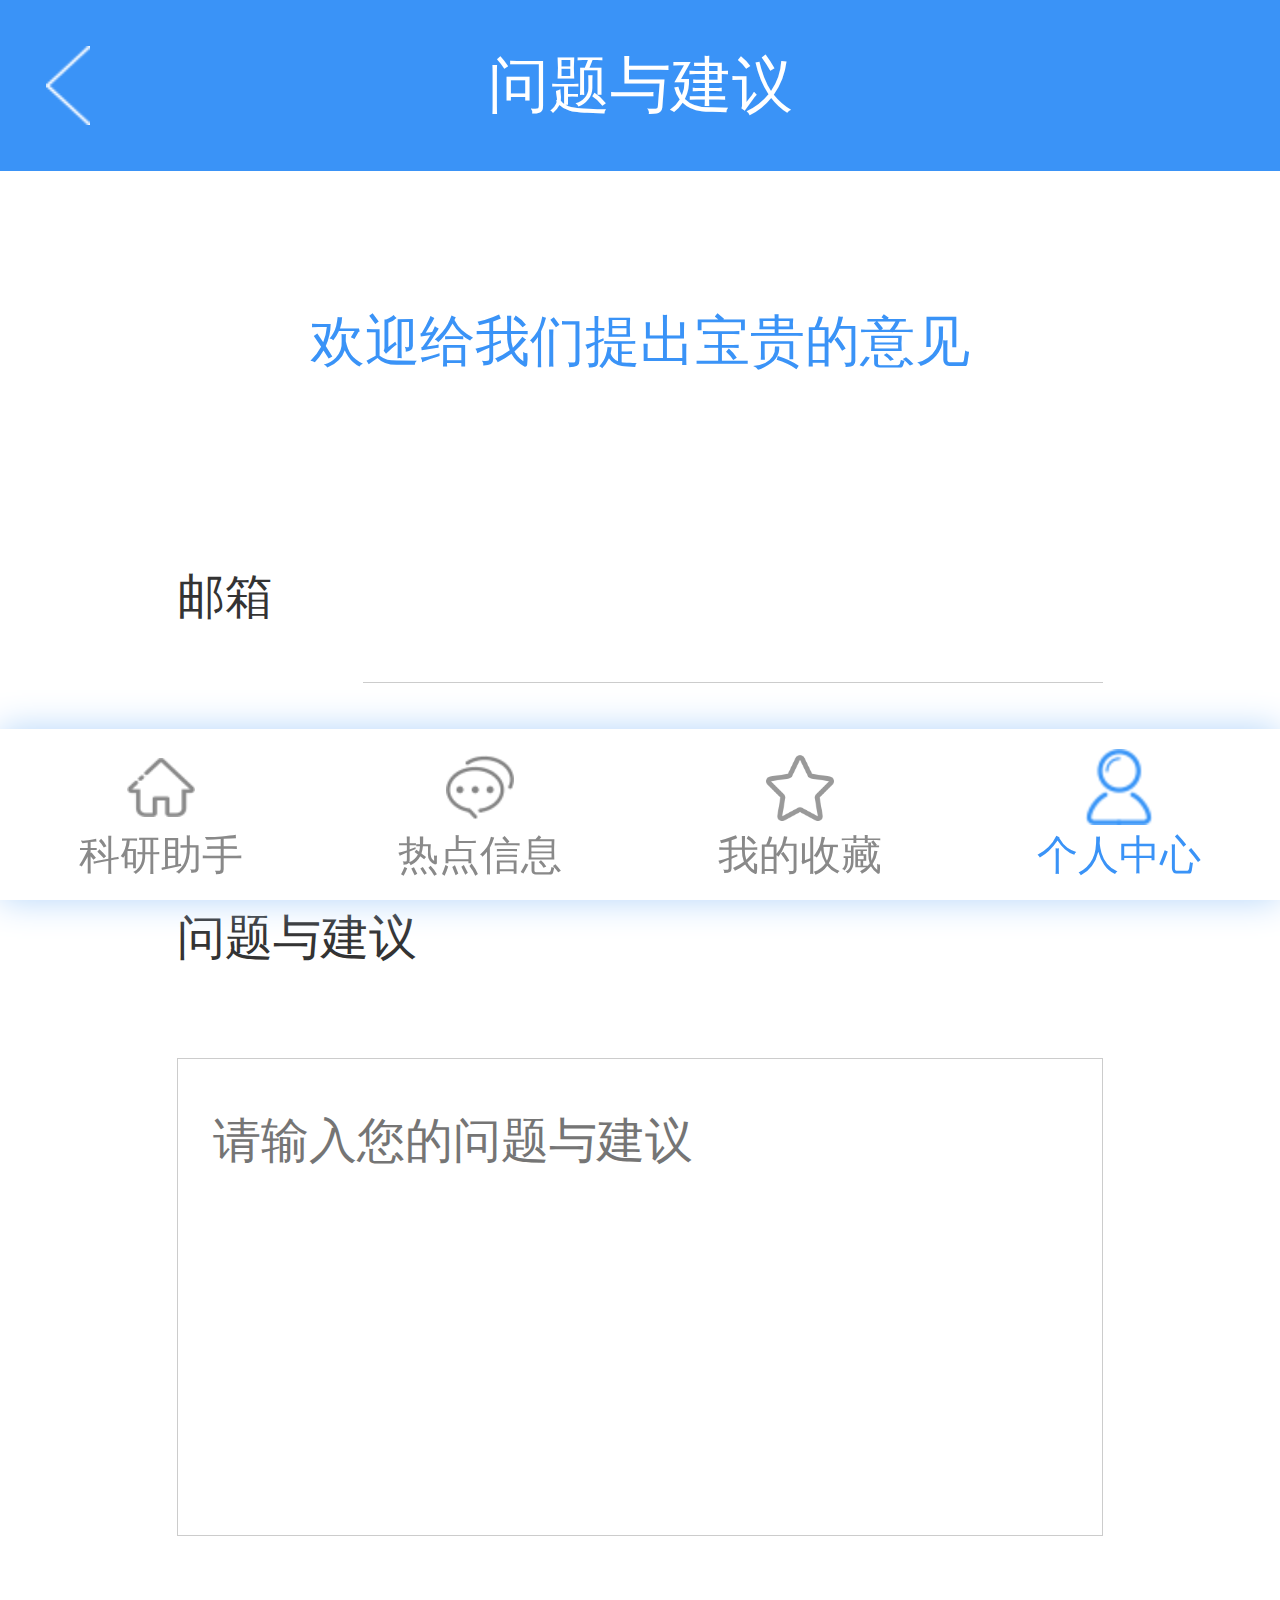
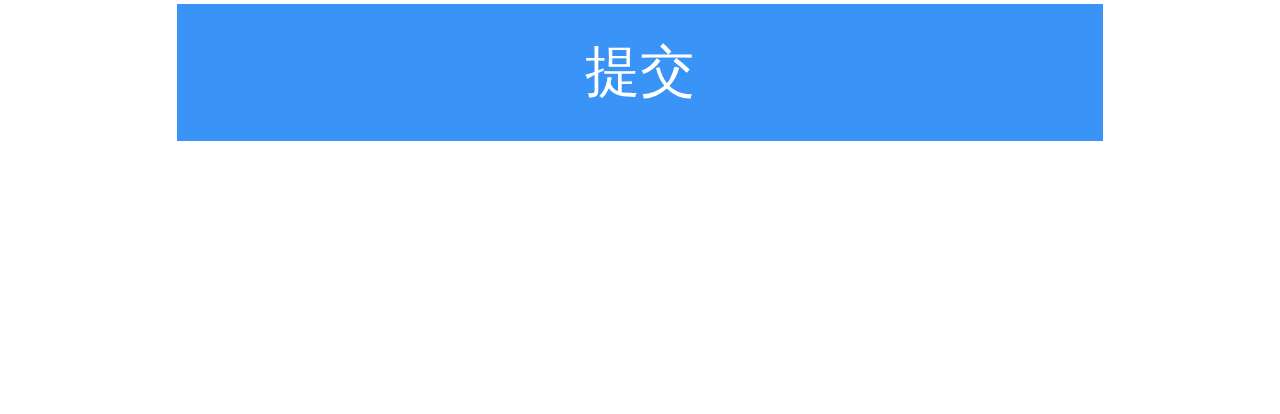
<file: html/advice.html>
<!DOCTYPE html>
<html lang="en">
<head>
    <meta charset="UTF-8">
    <meta name="viewport" content="maximum-scale=1.0,minimum-scale=1.0,user-scalable=0,initial-scale=1.0,width=device-width" />
    <meta name="format-detection" content="telephone=no,email=no,date=no,address=no">
    <title>问题与建议</title>
    <link rel="stylesheet" type="text/css" href="../css/api.css" />
    <link rel="stylesheet" type="text/css" href="../css/aui.css" />
    <link rel="stylesheet" type="text/css" href="../css/style.css" />
</head>
<body>
<div id="app">
    <header>
        <i onclick="history.go(-1)"></i>
        <span>问题与建议</span>
    </header>
    <div class="mt2p5"></div>
    <div class="advice-box">欢迎给我们提出宝贵的意见</div>
    <div class="login-wrapper" style="margin: 0 .6rem;padding: 0 2rem;">
        <div class="info-box">
            <div class="info-key">邮箱</div>
            <input type="text" class="info-val">
        </div>
        <div class="info-box">
            <div class="info-key">手机</div>
            <input type="tel" class="info-val">
        </div>
        <div class="info-box">
            <div class="info-key">问题与建议</div>
        </div>
        <textarea placeholder="请输入您的问题与建议" class="comment-text info-text"></textarea>
        <div class="login-btn">提交</div>
    </div>
    <div class="mt4"></div>
    <footer>
        <div class="tab-item tab-work" @click="goIndex">
            <div class="tab-icon icon-work"></div>
            <div class="tab-it">科研助手</div>
        </div>
        <div class="tab-item tab-inTime" @click="goHot">
            <div class="tab-icon icon-inTime"></div>
            <div class="tab-it">热点信息</div>
        </div>
        <div class="tab-item tab-info" @click="goCollect">
            <div class="tab-icon icon-info"></div>
            <div class="tab-it">我的收藏</div>
        </div>
        <div class="tab-item tab-my active">
            <div class="tab-icon icon-my"></div>
            <div class="tab-it">个人中心</div>
        </div>
    </footer>
</div>
<script type="text/javascript" src="../script/rem.js"></script>
<script type="text/javascript" src="../script/aui-dialog.js"></script>
<script type="text/javascript" src="../script/aui-toast.js"></script>
<script type="text/javascript" src="../script/vue.min.js"></script>
<script type="text/javascript" src="../script/script.js"></script>
<script>
    var toast = new auiToast()
    var dialog = new auiDialog()
    new Vue({
        el:'#app',
        data(){
            return {
            }
        },
        methods:{
            goIndex(){
                location.href = './index.html'
            },
            goHot(){
                location.href = './hot.html'
            },
            goCollect(){
                location.href = './collect.html'
            }
        }
    })
</script>
</body>
</html>
</file>
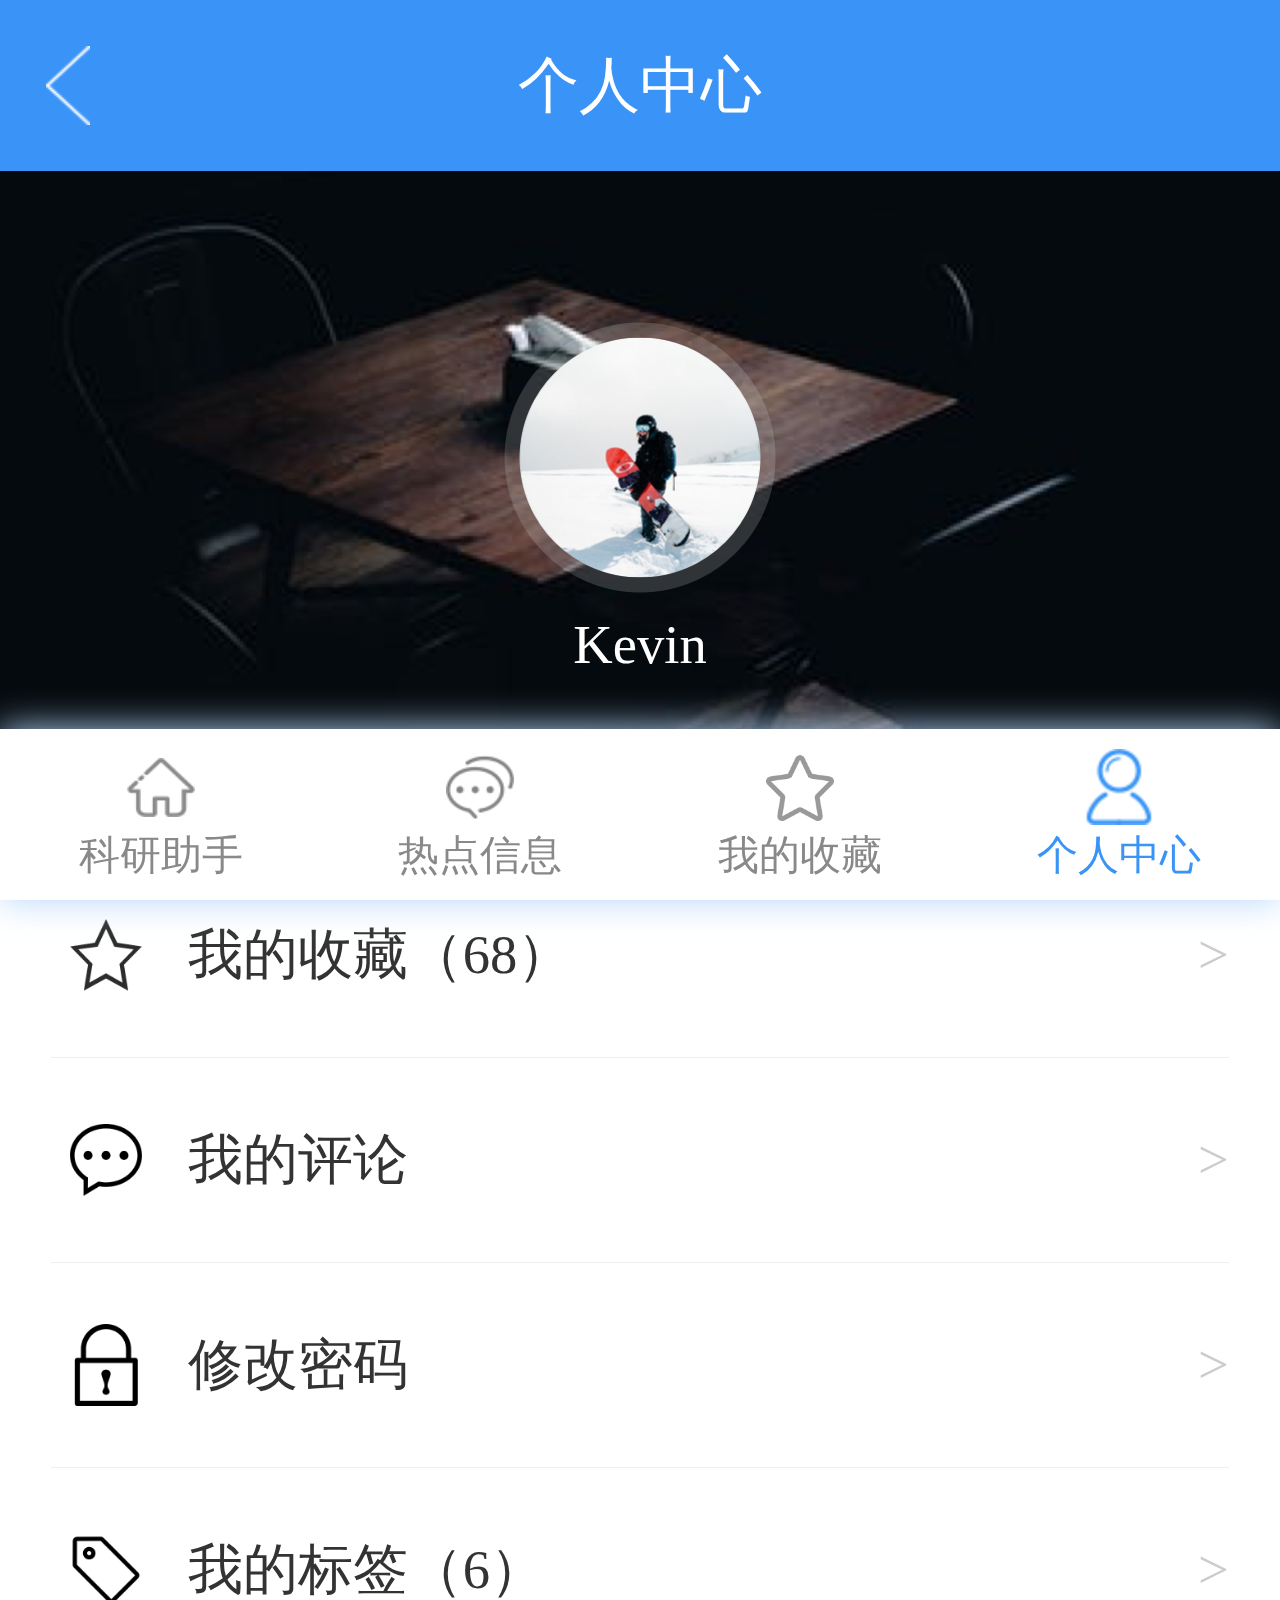
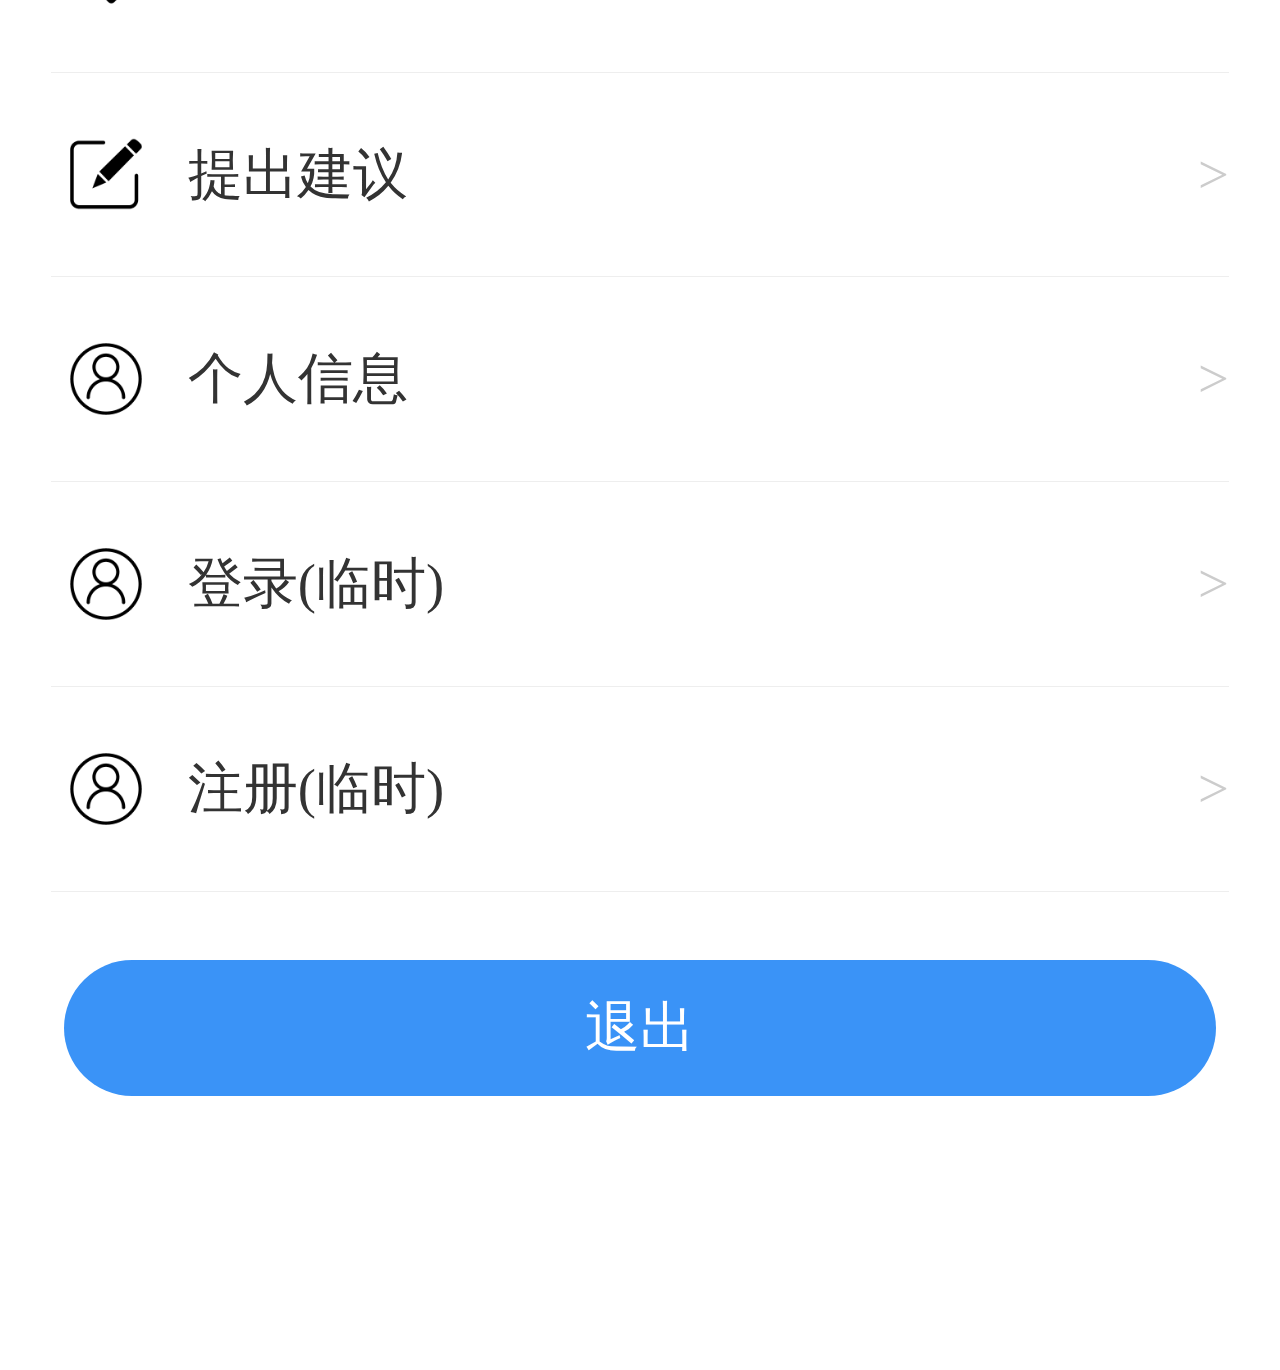
<file: html/center.html>
<!DOCTYPE html>
<html lang="en">
<head>
    <meta charset="UTF-8">
    <meta name="viewport" content="maximum-scale=1.0,minimum-scale=1.0,user-scalable=0,initial-scale=1.0,width=device-width" />
    <meta name="format-detection" content="telephone=no,email=no,date=no,address=no">
    <title>个人中心</title>
    <link rel="stylesheet" type="text/css" href="../css/api.css" />
    <link rel="stylesheet" type="text/css" href="../css/aui.css" />
    <link rel="stylesheet" type="text/css" href="../css/style.css" />
</head>
<body>
<div id="app">
    <header>
        <i onclick="history.go(-1)"></i>
        <span>个人中心</span>
    </header>
    <div class="mt2p5"></div>
    <div class="center-top">
        <img src="../image/center-bg.png" alt="" class="center-banner">
        <div class="center-topBox">
            <img src="../image/header.png" alt="" class="center-header">
            <div class="center-name">Kevin</div>
        </div>
    </div>
    <a href="./collect.html" class="center-item center-collect">
        我的收藏（68）
        <div class="center-more">&gt;</div>
    </a>
    <a href="./myComment.html" class="center-item center-comment">
        我的评论
        <div class="center-more">&gt;</div>
    </a>
    <a href="./modifyPwd.html" class="center-item center-modify">
        修改密码
        <div class="center-more">&gt;</div>
    </a>
    <a href="" class="center-item center-tag">
        我的标签（6）
        <div class="center-more">&gt;</div>
    </a>
    <a href="./advice.html" class="center-item center-advice">
        提出建议
        <div class="center-more">&gt;</div>
    </a>
    <a href="./personInfo.html" class="center-item center-man">
        个人信息
        <div class="center-more">&gt;</div>
    </a>
    <a href="./login.html" class="center-item center-man">
        登录(临时)
        <div class="center-more">&gt;</div>
    </a>
    <a href="./regist.html" class="center-item center-man">
        注册(临时)
        <div class="center-more">&gt;</div>
    </a>
    <div class="center-exit" @click="handleExit">退出</div>
    <div class="mt4"></div>
    <footer>
        <div class="tab-item tab-work" @click="goIndex">
            <div class="tab-icon icon-work"></div>
            <div class="tab-it">科研助手</div>
        </div>
        <div class="tab-item tab-inTime" @click="goHot">
            <div class="tab-icon icon-inTime"></div>
            <div class="tab-it">热点信息</div>
        </div>
        <div class="tab-item tab-info" @click="goCollect">
            <div class="tab-icon icon-info"></div>
            <div class="tab-it">我的收藏</div>
        </div>
        <div class="tab-item tab-my active">
            <div class="tab-icon icon-my"></div>
            <div class="tab-it">个人中心</div>
        </div>
    </footer>
</div>
<script type="text/javascript" src="../script/rem.js"></script>
<script type="text/javascript" src="../script/aui-dialog.js"></script>
<script type="text/javascript" src="../script/aui-toast.js"></script>
<script type="text/javascript" src="../script/vue.min.js"></script>
<script type="text/javascript" src="../script/script.js"></script>
<script>
    var toast = new auiToast()
    var dialog = new auiDialog()
    new Vue({
        el:'#app',
        data(){
            return {
            }
        },
        methods:{
            handleExit(){
                dialog.alert({
                    title: "提示",
                    msg: '确定退出?',
                    buttons: ['取消', '确定']
                }, function(ret) {
                    if (ret.buttonIndex == 2) {
                        toast.success({
                            title: "退出成功",
                            duration: 2000
                        })
                    }
                })
            },
            goIndex(){
                location.href = './index.html'
            },
            goHot(){
                location.href = './hot.html'
            },
            goCollect(){
                location.href = './collect.html'
            }
        }
    })
</script>
<script>
    window._bd_share_config = {
        common : {
            bdText : '自定义分享内容',
            bdDesc : '自定义分享摘要',
            bdUrl : '自定义分享url地址',
            bdPic : '自定义分享图片'
        },
        share : [{
            "bdSize" : 16
        }],
        slide : [{
            bdImg : 0,
            bdPos : "right",
            bdTop : 100
        }],
        image : [{
            viewType : 'list',
            viewPos : 'top',
            viewColor : 'black',
            viewSize : '16',
            viewList : ['qzone','tsina','huaban','tqq','renren']
        }],
        selectShare : [{
            "bdselectMiniList" : ['qzone','tqq','kaixin001','bdxc','tqf']
        }]
    }
    with(document)0[(getElementsByTagName('head')[0]||body).appendChild(createElement('script')).src='http://bdimg.share.baidu.com/static/api/js/share.js?cdnversion='+~(-new Date()/36e5)];
</script>
</body>
</html>
</file>
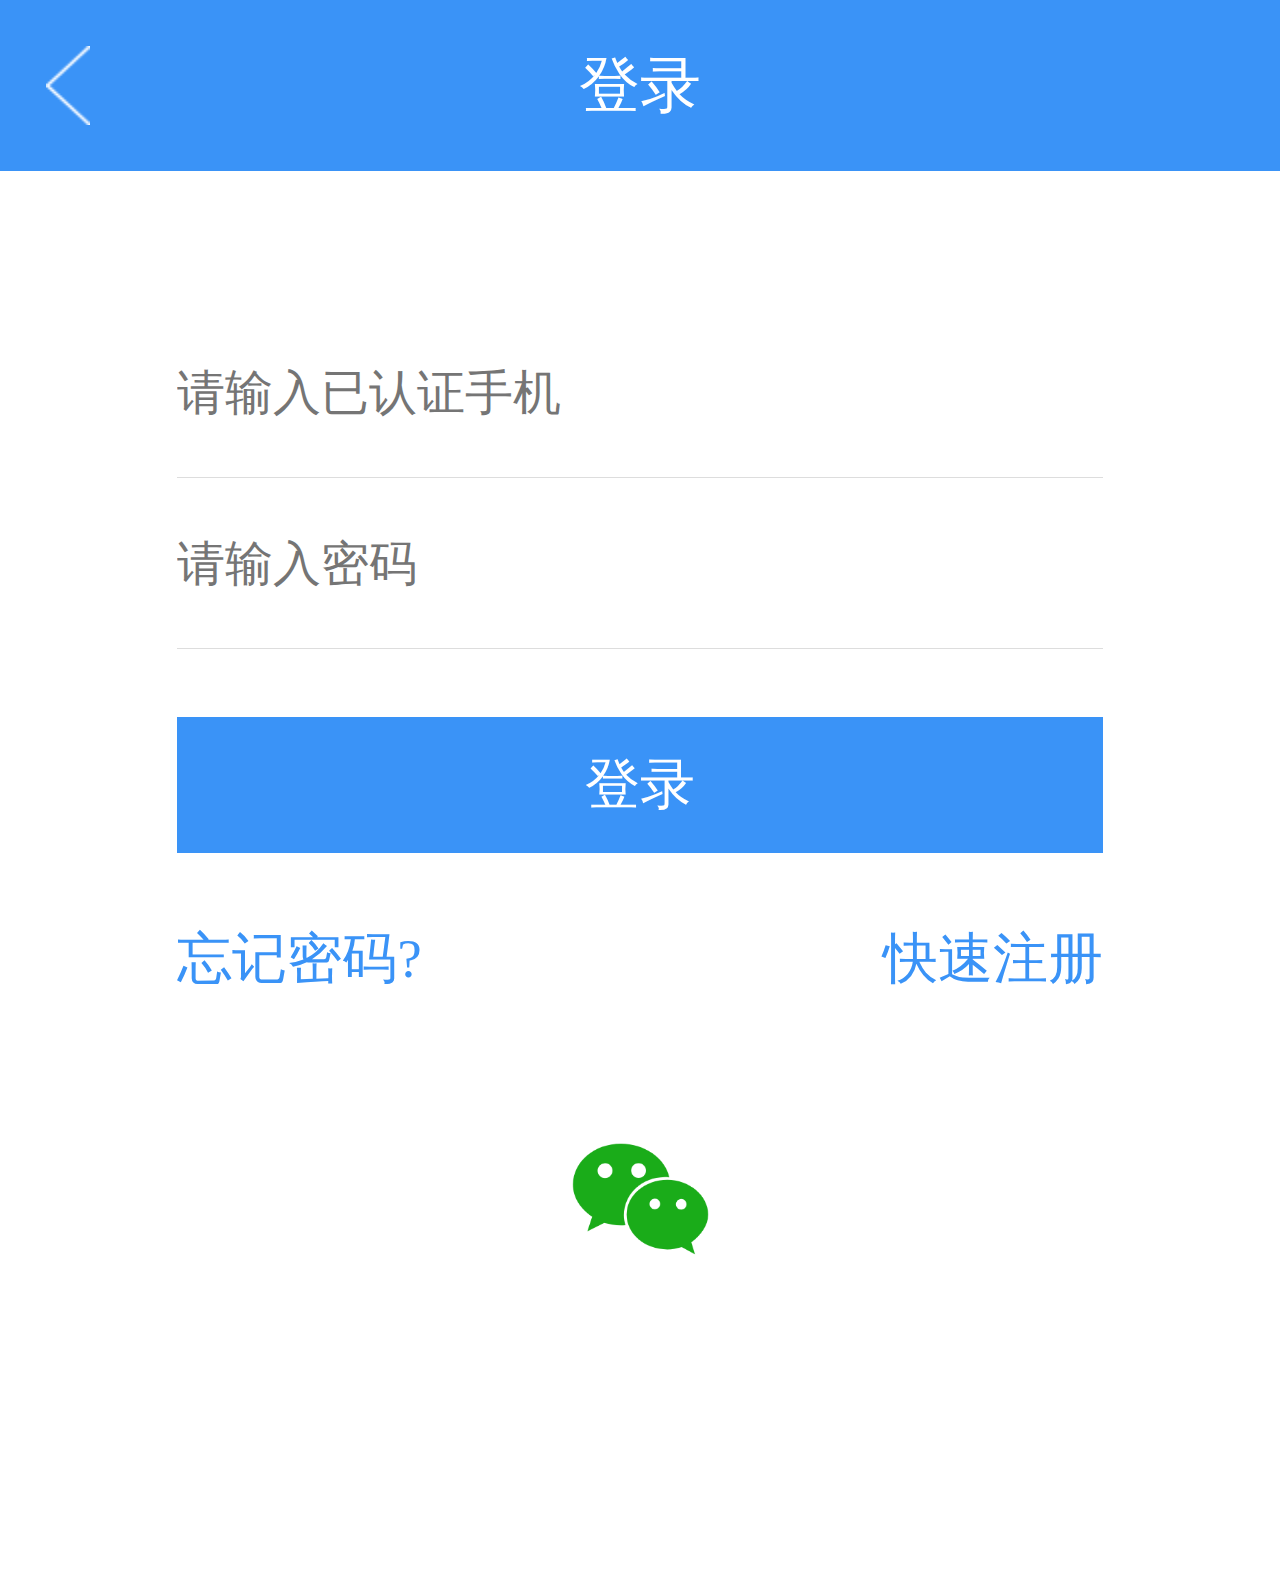
<file: html/hot.html>
<!DOCTYPE html>
<html lang="en">
<head>
    <meta charset="UTF-8">
    <meta name="viewport" content="maximum-scale=1.0,minimum-scale=1.0,user-scalable=0,initial-scale=1.0,width=device-width" />
    <meta name="format-detection" content="telephone=no,email=no,date=no,address=no">
    <title>热点资讯</title>
    <link rel="stylesheet" type="text/css" href="../css/api.css" />
    <link rel="stylesheet" type="text/css" href="../css/aui.css" />
    <link rel="stylesheet" type="text/css" href="../css/style.css" />
</head>
<body>
<div id="app">
    <header>
        <i onclick="history.go(-1)"></i>
        <span>热点资讯</span>
    </header>
    <div class="mt2p5"></div>
    <div class="sider">
        <div class="sider-box" style="width: 100%;">
            <input type="text" placeholder="请输入关键词" @keyup.enter="handleSearch" class="sider-input" v-model="title">
            <div class="sider-icon" @click="handleSearch"></div>
        </div>
    </div>
    <div class="list-container">
        <div class="list-box">
            <div class="list-title" @click="goView(1)">科研助手科研助手科研助手科研助手科研助手科研助手科研助手科研助手</div>
            <div class="list-tagBox">
                <div class="list-tagKey">标签：</div>
                <div class="list-tagVal">
                    <div class="list-tag" @click="handleTag('真菌')">真菌</div>
                    <div class="list-tag">ma</div>
                    <div class="list-tag">医学</div>
                    <div class="list-tag">单细胞</div>
                    <div class="list-tag">流感</div>
                </div>
            </div>
            <div class="list-con">
                <div class="list-time">2018-08-01</div>
                <div class="list-comment">100</div>
                <div class="list-love" :class="{'active': loveState}" @click="toggleLove">100</div>
            </div>
        </div>
        <div class="list-box">
            <div class="list-title" @click="goView(1)">科研助手科研助手科研助手科研助手科研助手科研助手科研助手科研助手</div>
            <div class="list-tagBox">
                <div class="list-tagKey">标签：</div>
                <div class="list-tagVal">
                    <div class="list-tag" @click="handleTag('真菌')">真菌</div>
                    <div class="list-tag">ma</div>
                    <div class="list-tag">医学</div>
                    <div class="list-tag">单细胞</div>
                    <div class="list-tag">流感</div>
                </div>
            </div>
            <div class="list-con">
                <div class="list-time">2018-08-01</div>
                <div class="list-comment">100</div>
                <div class="list-love" :class="{'active': loveState}" @click="toggleLove">100</div>
            </div>
        </div>
    </div>
    <div class="list-more">点击加载更多</div>
    <div class="mt4"></div>
    <footer>
        <div class="tab-item tab-work" @click="goIndex">
            <div class="tab-icon icon-work"></div>
            <div class="tab-it">科研助手</div>
        </div>
        <div class="tab-item tab-inTime active">
            <div class="tab-icon icon-inTime"></div>
            <div class="tab-it">热点信息</div>
        </div>
        <div class="tab-item tab-info" @click="goCollect">
            <div class="tab-icon icon-info"></div>
            <div class="tab-it">我的收藏</div>
        </div>
        <div class="tab-item tab-my build-btn" @click="goCenter">
            <div class="tab-icon icon-my"></div>
            <div class="tab-it">个人中心</div>
        </div>
    </footer>
</div>
<script type="text/javascript" src="../script/rem.js"></script>
<script type="text/javascript" src="../script/aui-dialog.js"></script>
<script type="text/javascript" src="../script/aui-toast.js"></script>
<script type="text/javascript" src="../script/vue.min.js"></script>
<script type="text/javascript" src="../script/axios.min.js"></script>
<script type="text/javascript" src="../script/script.js"></script>
<script>
    var toast = new auiToast()
    var dialog = new auiDialog()
    new Vue({
        el:'#app',
        data(){
            return {
                loveState: false,
                delState: false,
                title: '',
                list: []
            }
        },
        mounted() {
            this.getData()
        },
        methods:{
            //获取列表
            getData() {
                axios.get(apiHost + '/api/paper/news').then(res => {
                    if (res.data.code === 200) {
                        this.list = res.data.data.list
                        console.log(res.data.data)
                    }
                }).catch(function (error) {
                    alert(error)
                })
            },
            toggleLove(){
              this.loveState = !this.loveState
            },
            toggleDel(){
                this.delState = !this.delState
            },
            handleSearch(){
                location.href = './search.html?title='+ this.title
            },
            handleDelete(){
                dialog.alert({
                    title: "提示",
                    msg: '是否删除该标签?',
                    buttons: ['取消', '确定']
                }, function(ret) {
                    if (ret.buttonIndex == 2) {
                        toast.success({
                            title: "删除成功",
                            duration: 2000
                        })
                    }
                })
            },
            goIndex(){
                location.href = './index.html'
            },
            goView(id){
                location.href = './view.html?id='+ id
            },
            goCollect(){
                location.href = './collect.html'
            },
            goCenter(){
                location.href = './center.html'
            }
        }
    })
</script>
</body>
</html>
</file>
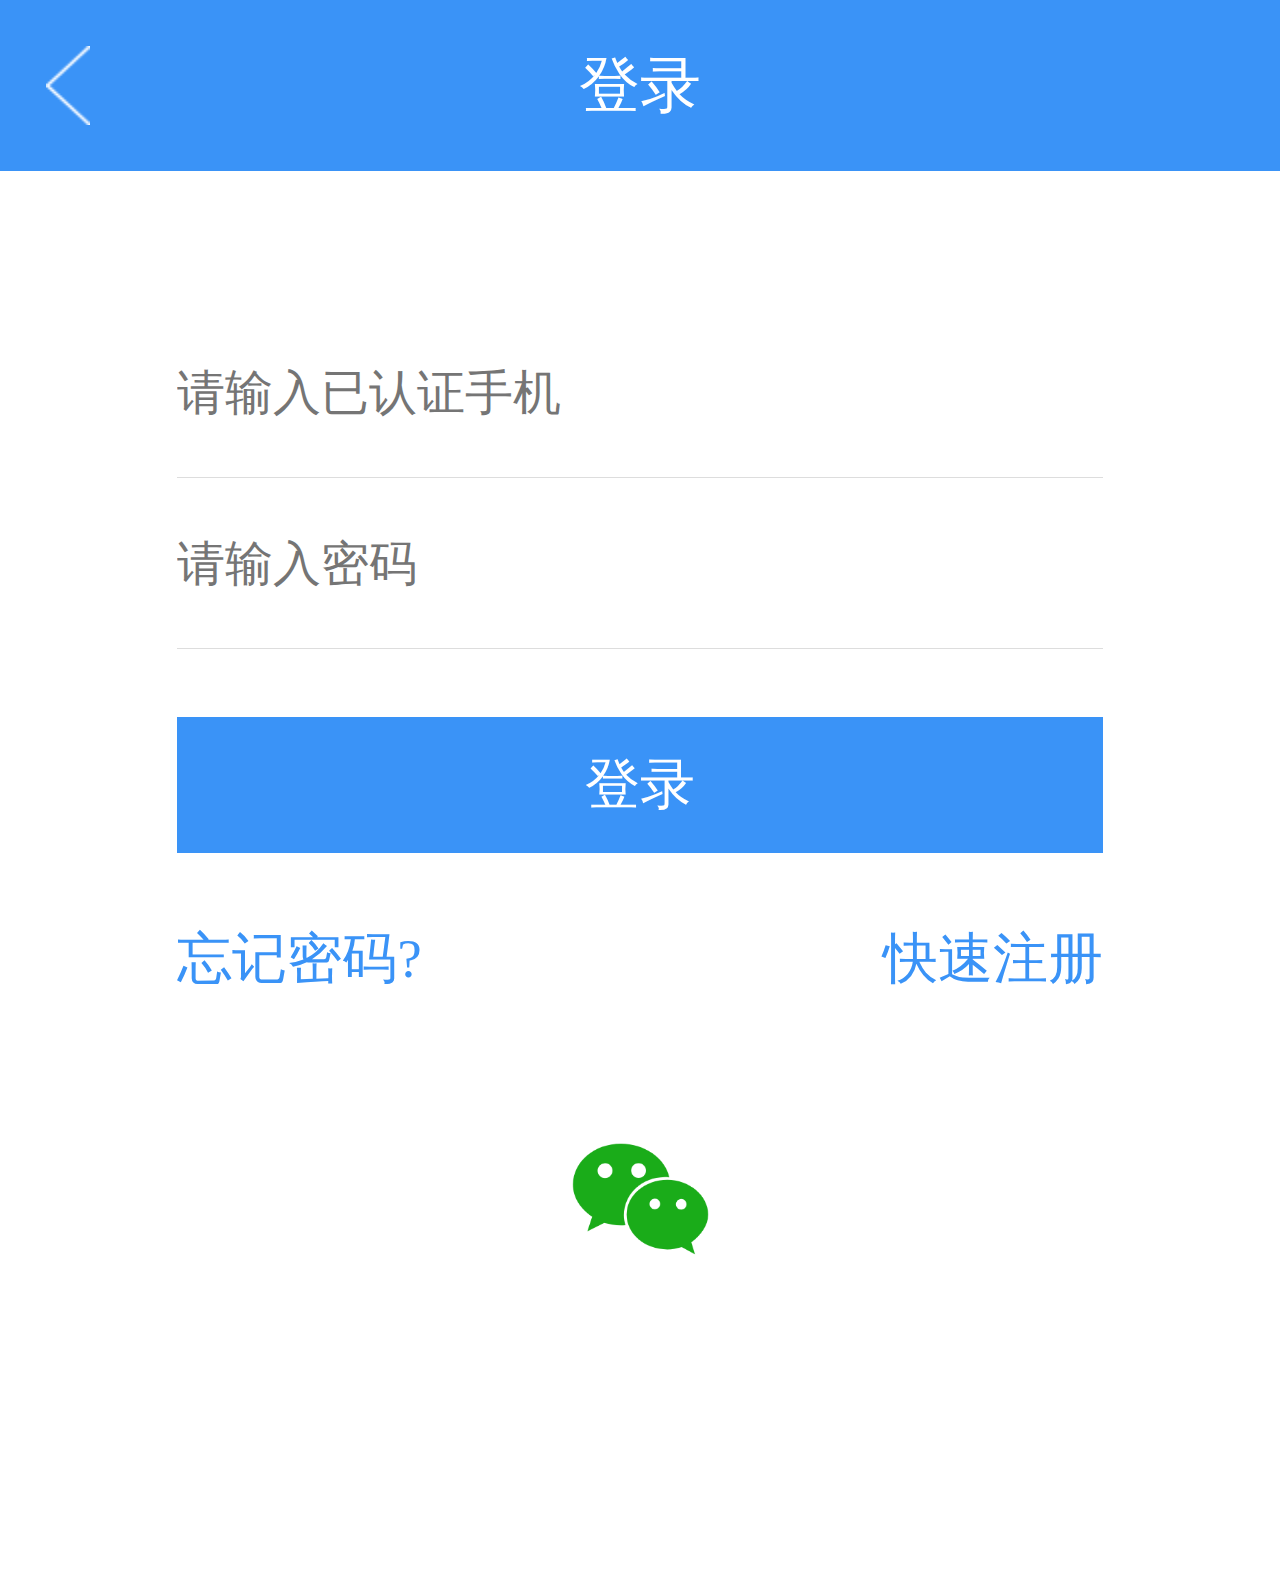
<file: html/login.html>
<!DOCTYPE html>
<html lang="en">

<head>
    <meta charset="UTF-8">
    <meta name="viewport" content="maximum-scale=1.0,minimum-scale=1.0,user-scalable=0,initial-scale=1.0,width=device-width" />
    <meta name="format-detection" content="telephone=no,email=no,date=no,address=no">
    <title>登录页</title>
    <link rel="stylesheet" type="text/css" href="../css/api.css" />
    <link rel="stylesheet" type="text/css" href="../css/aui.css" />
    <link rel="stylesheet" type="text/css" href="../css/style.css" />
</head>

<body>
    <div id="app">
        <header>
            <i onclick="history.go(-1)"></i>
            <span>登录</span>
        </header>
        <div class="mt2p5"></div>
        <div class="login-wrapper">
            <div class="login-box">
                <div class="login-val"><input type="tel" v-model="mobile" placeholder="请输入已认证手机"></div>
            </div>
            <div class="login-box">
                <div class="login-val"><input type="password" v-model="password" placeholder="请输入密码"></div>
            </div>
            <div class="login-btn" @click="handleLogin">登录</div>
            <div class="login-con">
                <div class="login-link">忘记密码?</div>
                <div class="login-link" @click="goRegist">快速注册</div>
            </div>
            <div class="comment-tip" style="margin-top: 2rem;display: none;">
                <div class="comment-tipVal">快捷登录</div>
            </div>
            <div class="regist-wechat"></div>
        </div>
    </div>
    <script type="text/javascript" src="../script/rem.js"></script>
    <script type="text/javascript" src="../script/aui-dialog.js"></script>
    <script type="text/javascript" src="../script/aui-toast.js"></script>
    <script type="text/javascript" src="../script/vue.min.js"></script>
    <script type="text/javascript" src="../script/axios.min.js"></script>
    <script type="text/javascript" src="../script/script.js"></script>
    <script>
        var toast = new auiToast()
        var dialog = new auiDialog()
        new Vue({
            el: '#app',
            data() {
                return {
                    mobile: '',
                    password: ''
                }
            },
            methods: {
                goRegist() {
                    location.href = './regist.html'
                },
                handleLogin() {
                    if (!(/^1[34578]\d{9}$/.test(this.mobile))) {
                        toast.fail({
                            title: "手机号有误",
                            duration: 1500
                        })
                        this.mobile = ''
                    }
                    let data = {
                        mobile: this.mobile,
                        password: this.password
                    }
                    axios.post(apiHost + '/api/account/login/', data).then(res => {
                        if (res.data.code === 200) {
                            sessionStorage.setItem('token', res.data.data.auth_token)
                            toast.success({
                                title: "登录成功",
                                duration: 1500
                            })
                            setTimeout(function() {
                                location.href = './index.html'
                            }, 1500)
                        } else {
                            toast.fail({
                                title: "用户名或密码错误",
                                duration: 1500
                            })
                        }
                    }).catch(function(error) {
                        toast.fail({
                            title: "用户名或密码错误",
                            duration: 1500
                        })
                    })
                }
            }
        })
    </script>
</body>

</html>
</file>
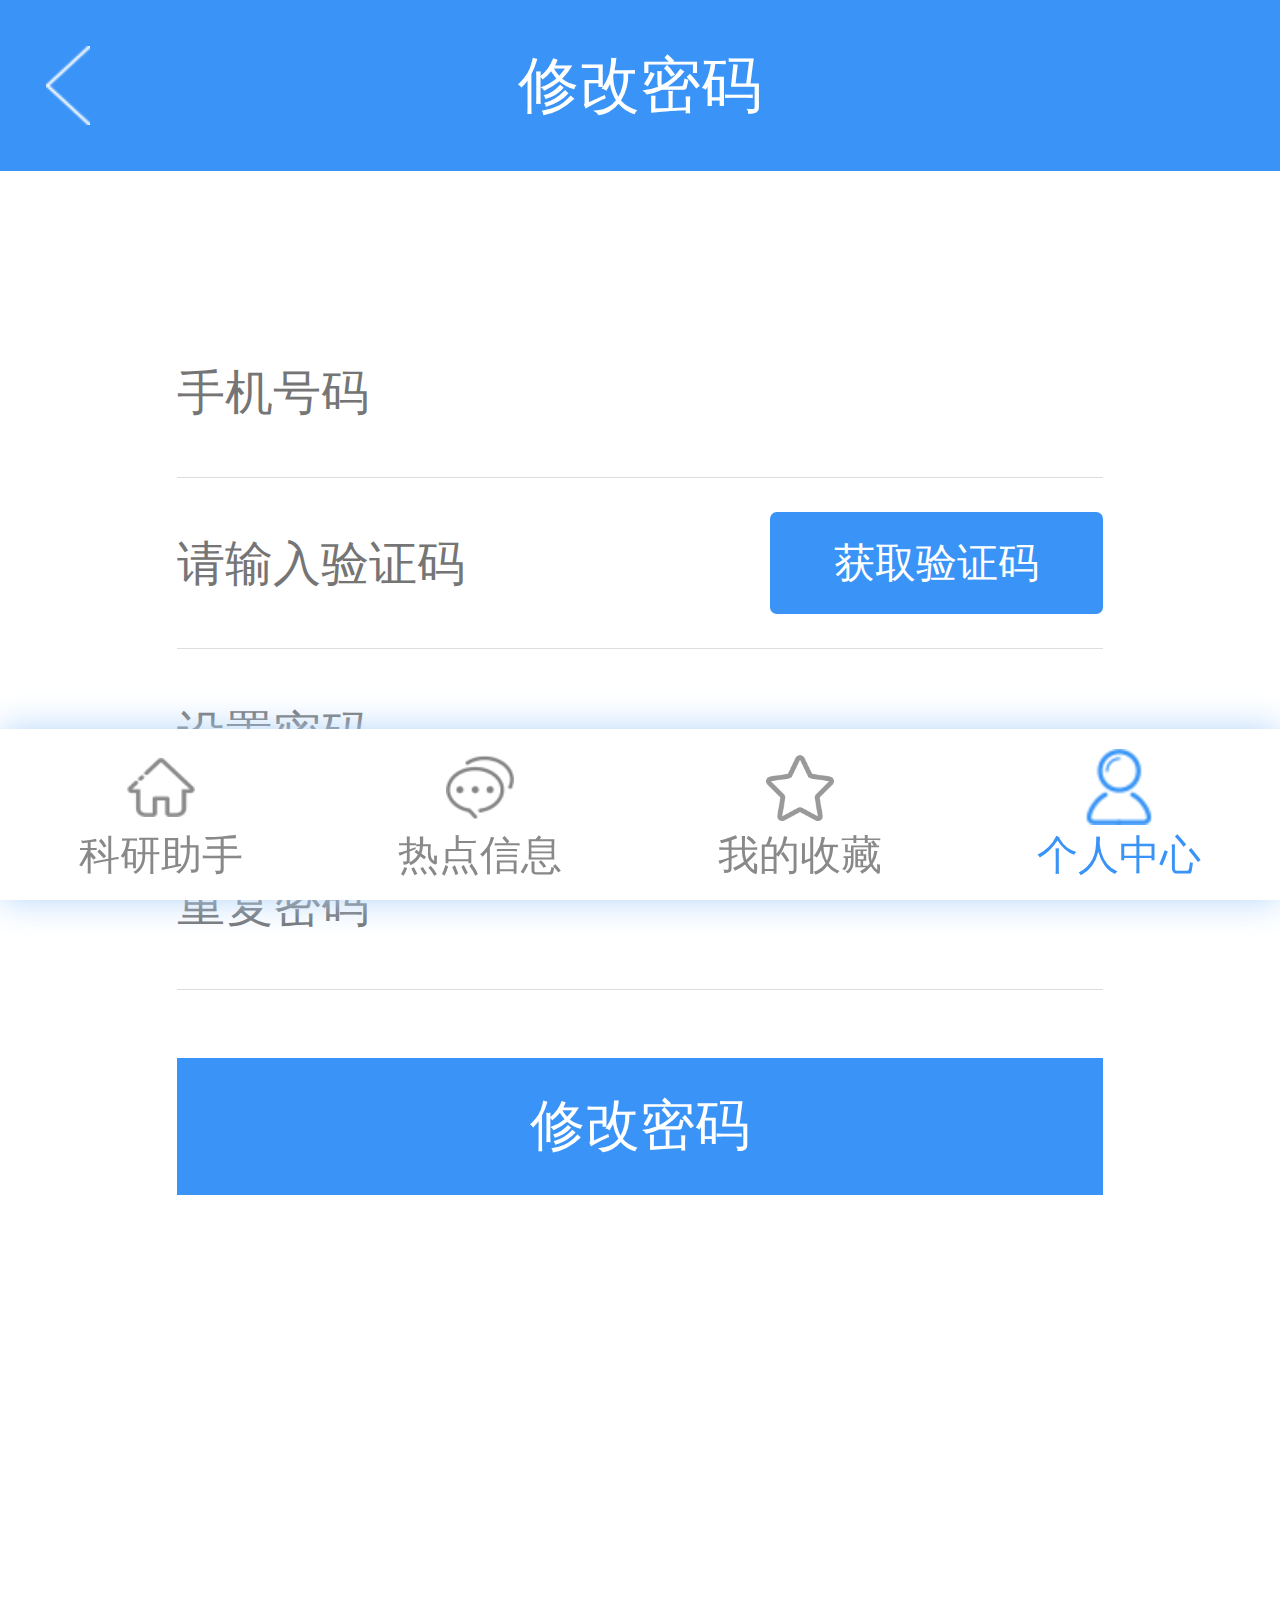
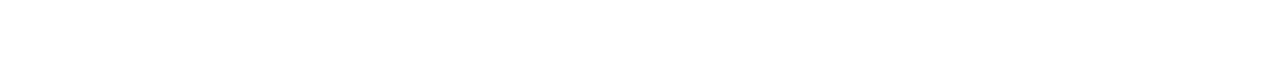
<file: html/modifyPwd.html>
<!DOCTYPE html>
<html lang="en">
<head>
    <meta charset="UTF-8">
    <meta name="viewport" content="maximum-scale=1.0,minimum-scale=1.0,user-scalable=0,initial-scale=1.0,width=device-width" />
    <meta name="format-detection" content="telephone=no,email=no,date=no,address=no">
    <title>修改密码</title>
    <link rel="stylesheet" type="text/css" href="../css/api.css" />
    <link rel="stylesheet" type="text/css" href="../css/aui.css" />
    <link rel="stylesheet" type="text/css" href="../css/style.css" />
</head>
<body>
<div id="app">
    <header>
        <i onclick="history.go(-1)"></i>
        <span>修改密码</span>
    </header>
    <div class="mt2p5"></div>
    <div class="login-wrapper">
        <div class="login-box">
            <div class="login-val"><input type="text" placeholder="手机号码"></div>
        </div>
        <div class="login-box">
            <div class="login-val login-val2">
                <input type="text" placeholder="请输入验证码">
                <div class="login-code">获取验证码</div>
            </div>
        </div>
        <div class="login-box">
            <div class="login-val"><input type="password" placeholder="设置密码"></div>
        </div>
        <div class="login-box">
            <div class="login-val"><input type="password" placeholder="重复密码"></div>
        </div>
        <div class="login-btn">修改密码</div>
    </div>
    <div class="mt4"></div>
    <footer>
        <div class="tab-item tab-work" @click="goIndex">
            <div class="tab-icon icon-work"></div>
            <div class="tab-it">科研助手</div>
        </div>
        <div class="tab-item tab-inTime" @click="goHot">
            <div class="tab-icon icon-inTime"></div>
            <div class="tab-it">热点信息</div>
        </div>
        <div class="tab-item tab-info" @click="goCollect">
            <div class="tab-icon icon-info"></div>
            <div class="tab-it">我的收藏</div>
        </div>
        <div class="tab-item tab-my active" @click="goCenter">
            <div class="tab-icon icon-my"></div>
            <div class="tab-it">个人中心</div>
        </div>
    </footer>
</div>
<script type="text/javascript" src="../script/rem.js"></script>
<script type="text/javascript" src="../script/aui-dialog.js"></script>
<script type="text/javascript" src="../script/aui-toast.js"></script>
<script type="text/javascript" src="../script/vue.min.js"></script>
<script type="text/javascript" src="../script/script.js"></script>
<script>
    var toast = new auiToast()
    var dialog = new auiDialog()
    new Vue({
        el:'#app',
        data(){
            return {
            }
        },
        methods:{
            goIndex(){
                location.href = './index.html'
            },
            goHot(){
                location.href = './hot.html'
            },
            goCollect(){
                location.href = './collect.html'
            },
            goCenter(){
                location.href = './center.html'
            }
        }
    })
</script>
</body>
</html>
</file>
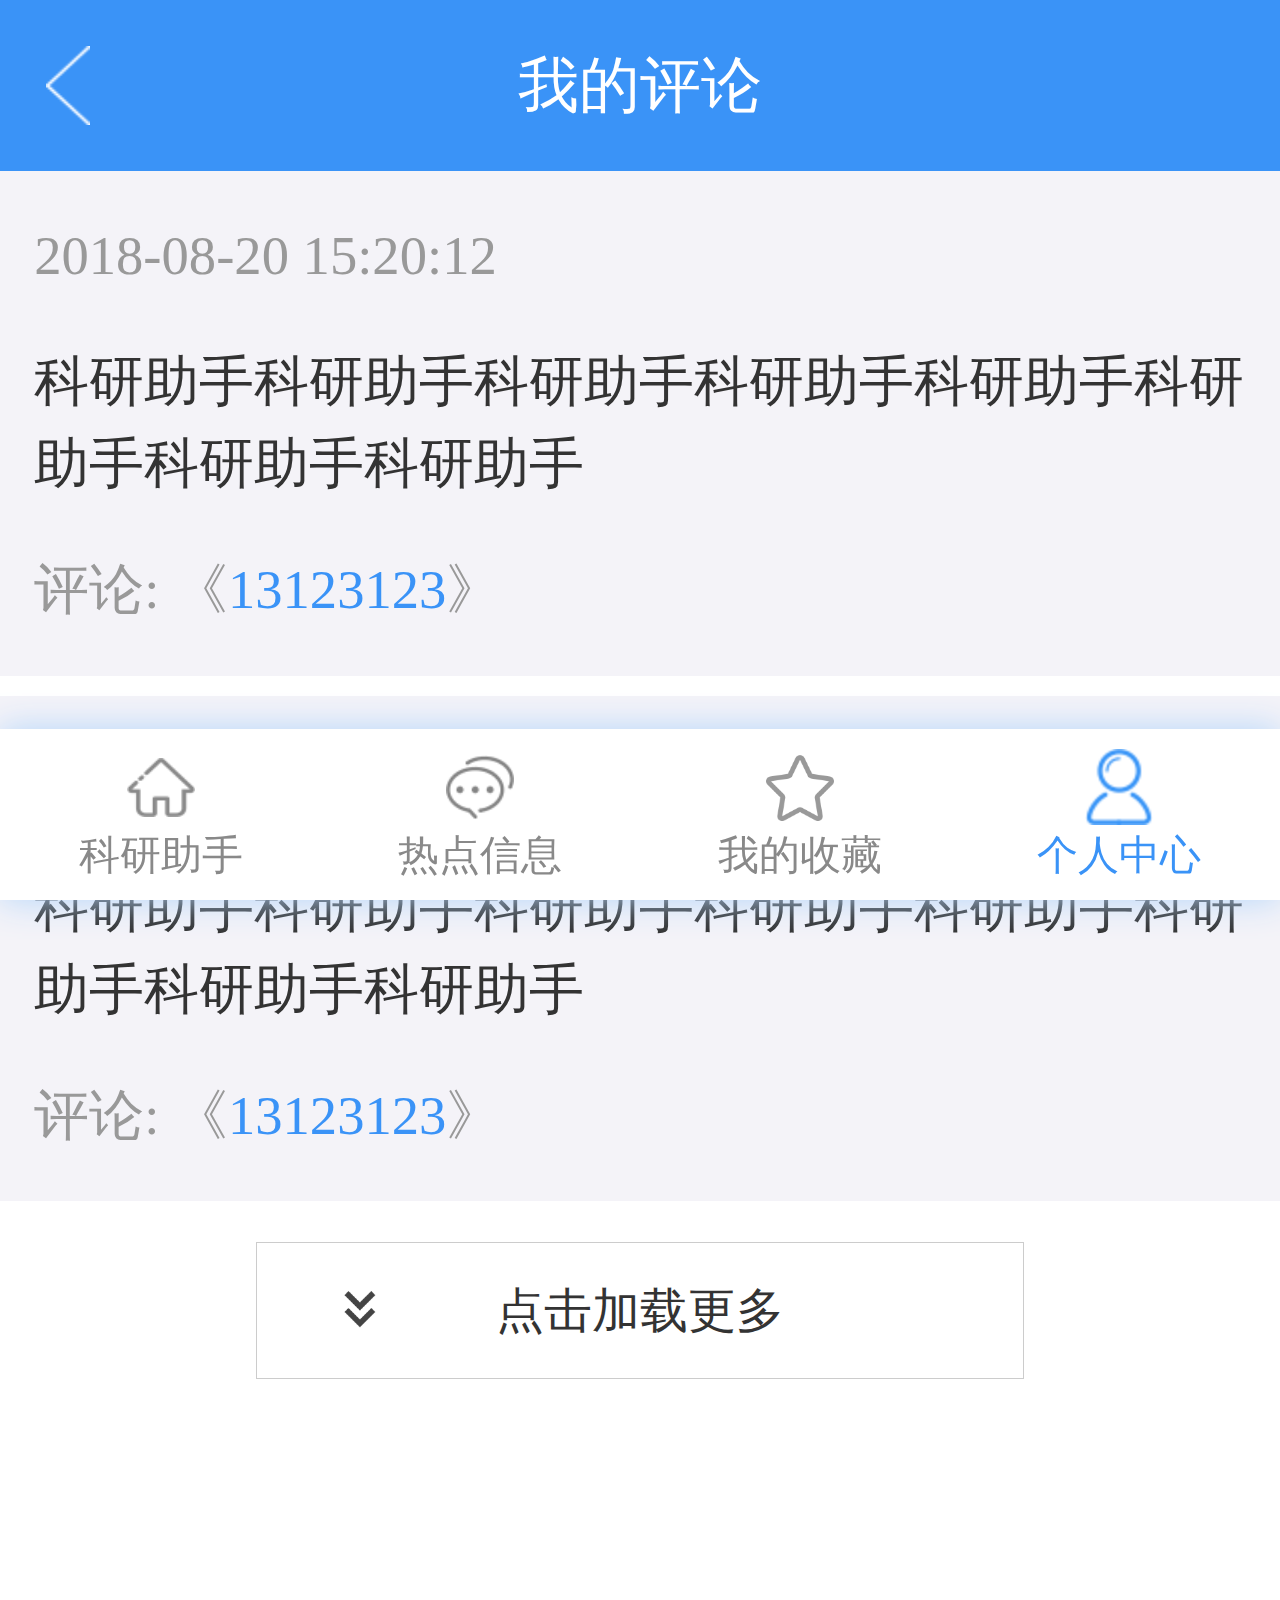
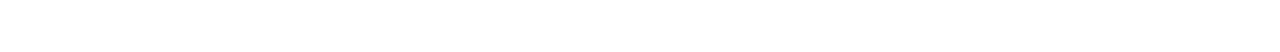
<file: html/myComment.html>
<!DOCTYPE html>
<html lang="en">
<head>
    <meta charset="UTF-8">
    <meta name="viewport" content="maximum-scale=1.0,minimum-scale=1.0,user-scalable=0,initial-scale=1.0,width=device-width" />
    <meta name="format-detection" content="telephone=no,email=no,date=no,address=no">
    <title>我的评论</title>
    <link rel="stylesheet" type="text/css" href="../css/api.css" />
    <link rel="stylesheet" type="text/css" href="../css/aui.css" />
    <link rel="stylesheet" type="text/css" href="../css/style.css" />
</head>
<body>
<div id="app">
    <header>
        <i onclick="history.go(-1)"></i>
        <span>我的评论</span>
    </header>
    <div class="mt2p5"></div>
    <div class="list-container">
        <div class="list-box">
            <div class="comment-date">2018-08-20 15:20:12</div>
            <div class="list-title" @click="goView(1)">科研助手科研助手科研助手科研助手科研助手科研助手科研助手科研助手</div>
            <div class="comment-body">
                评论:&nbsp;《<span class="fs-blue" @click="goView(1)">13123123</span>》
            </div>
        </div>
        <div class="list-box">
            <div class="comment-date">2018-08-20 15:20:12</div>
            <div class="list-title" @click="goView(1)">科研助手科研助手科研助手科研助手科研助手科研助手科研助手科研助手</div>
            <div class="comment-body">
                评论:&nbsp;《<span class="fs-blue" @click="goView(1)">13123123</span>》
            </div>
        </div>
    </div>
    <div class="list-more">点击加载更多</div>
    <div class="mt4"></div>
    <footer>
        <div class="tab-item tab-work" @click="goIndex">
            <div class="tab-icon icon-work"></div>
            <div class="tab-it">科研助手</div>
        </div>
        <div class="tab-item tab-inTime">
            <div class="tab-icon icon-inTime"></div>
            <div class="tab-it">热点信息</div>
        </div>
        <div class="tab-item tab-info">
            <div class="tab-icon icon-info"></div>
            <div class="tab-it">我的收藏</div>
        </div>
        <div class="tab-item tab-my active">
            <div class="tab-icon icon-my"></div>
            <div class="tab-it">个人中心</div>
        </div>
    </footer>
</div>
<script type="text/javascript" src="../script/rem.js"></script>
<script type="text/javascript" src="../script/aui-dialog.js"></script>
<script type="text/javascript" src="../script/aui-toast.js"></script>
<script type="text/javascript" src="../script/vue.min.js"></script>
<script type="text/javascript" src="../script/script.js"></script>
<script>
    var toast = new auiToast()
    var dialog = new auiDialog()
    new Vue({
        el:'#app',
        data(){
            return {
                loveState: false,
                delState: false,
                types: [
                    {
                        id: 1,
                        name: '全部'
                    },
                    {
                        id: 2,
                        name: '英文文献'
                    },
                    {
                        id: 3,
                        name: '文献解读'
                    },
                    {
                        id: 4,
                        name: '工具软件'
                    },
                    {
                        id: 5,
                        name: '培训教程'
                    }
                ],
                typeId: 1,
                title: ''
            }
        },
        methods:{
            handleTag(param){
                dialog.alert({
                    title: "提示",
                    msg: '"'+param+'"' + '添加到我的标签?',
                    buttons: ['取消', '确定']
                }, function(ret) {
                    if (ret.buttonIndex == 2) {
                        toast.success({
                            title: "添加成功",
                            duration: 2000
                        })
                    }
                })
            },
            handleSelect(){
              console.log(this.typeId)
            },
            toggleLove(){
              this.loveState = !this.loveState
            },
            toggleDel(){
                this.delState = !this.delState
            },
            handleSearch(){
                location.href = './search.html?title='+ this.title
            },
            handleDelete(){
                dialog.alert({
                    title: "提示",
                    msg: '是否删除该标签?',
                    buttons: ['取消', '确定']
                }, function(ret) {
                    if (ret.buttonIndex == 2) {
                        toast.success({
                            title: "删除成功",
                            duration: 2000
                        })
                    }
                })
            },
            goIndex(){
                location.href = './index.html'
            },
            goView(id){
                location.href = './view.html?id='+ id
            },
            goCenter(){
                location.href = './center.html'
            }
        }
    })
</script>
</body>
</html>
</file>
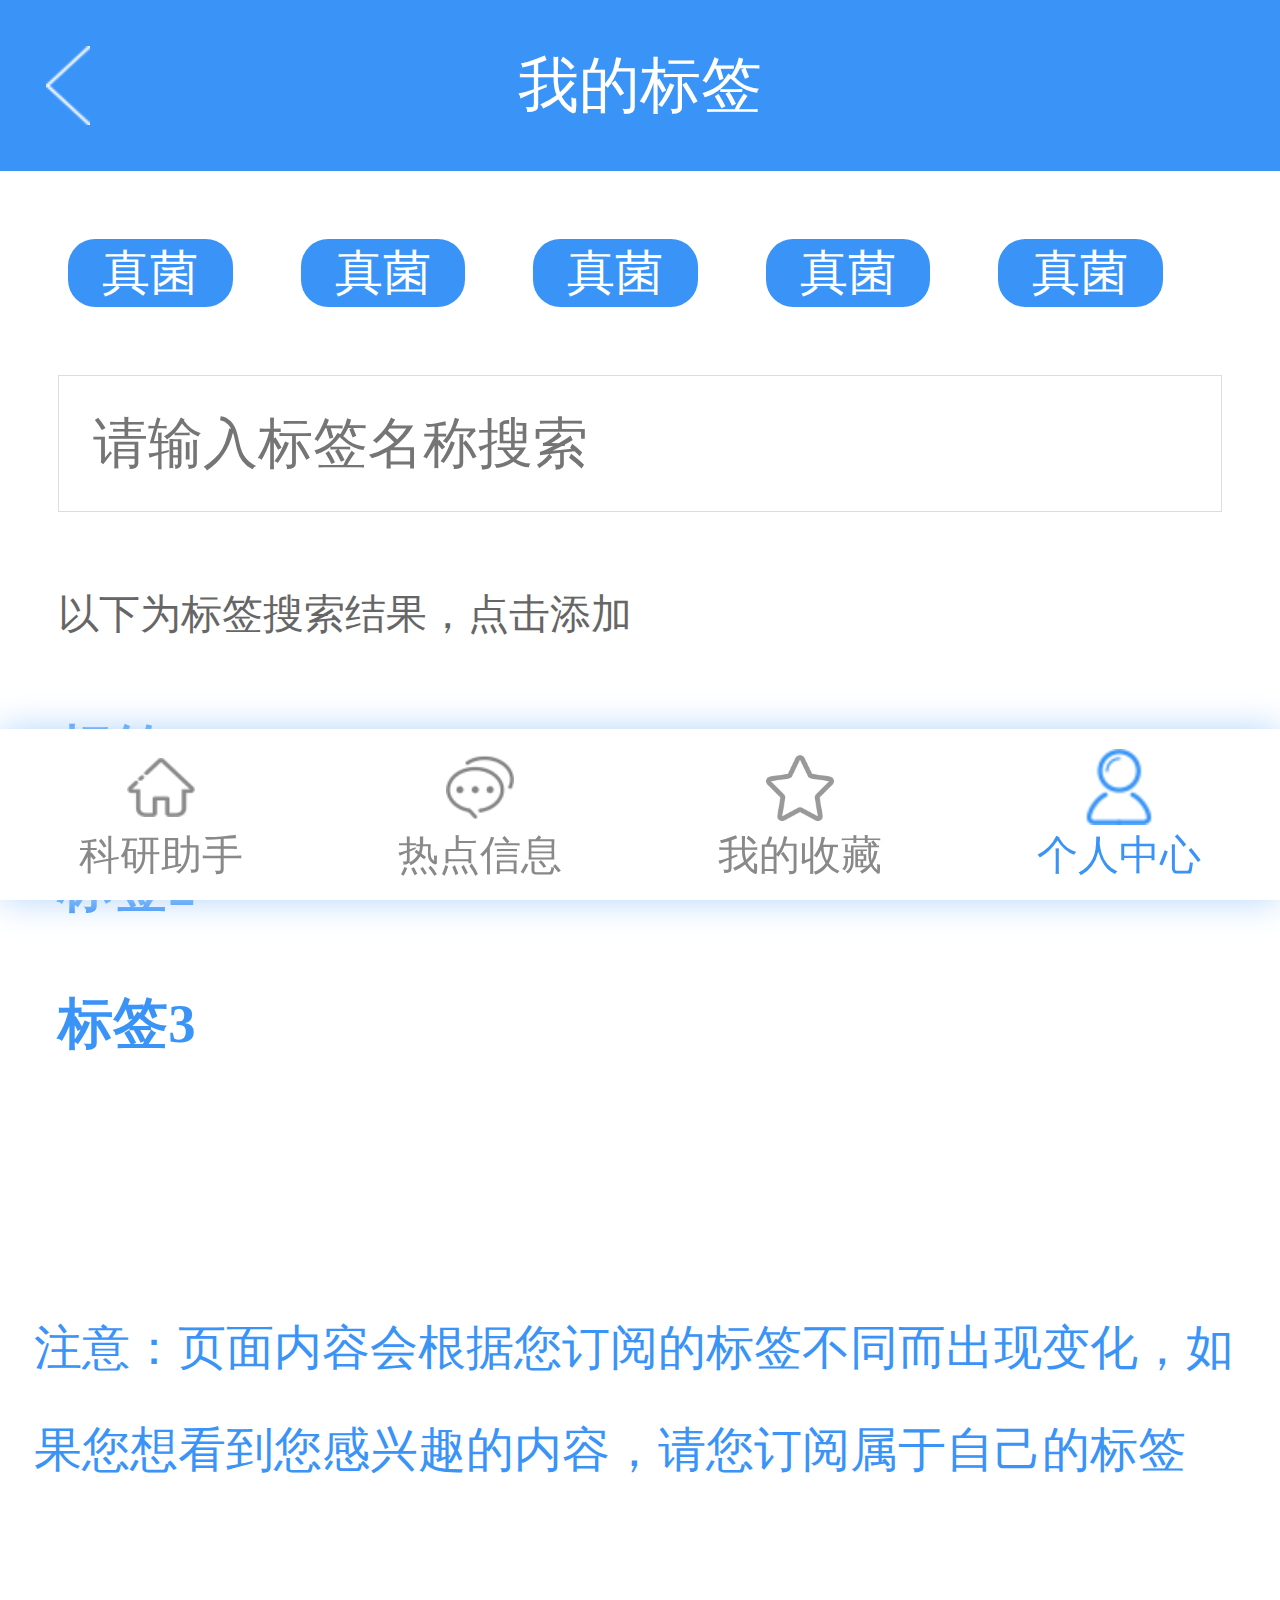
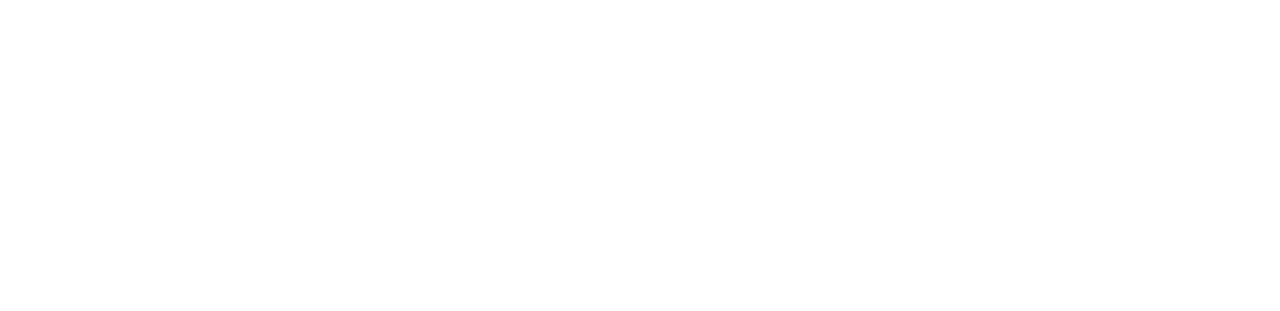
<file: html/myLabel.html>
<!DOCTYPE html>
<html lang="en">
<head>
    <meta charset="UTF-8">
    <meta name="viewport"
          content="maximum-scale=1.0,minimum-scale=1.0,user-scalable=0,initial-scale=1.0,width=device-width"/>
    <meta name="format-detection" content="telephone=no,email=no,date=no,address=no">
    <title>我的标签</title>
    <link rel="stylesheet" type="text/css" href="../css/api.css"/>
    <link rel="stylesheet" type="text/css" href="../css/aui.css"/>
    <link rel="stylesheet" type="text/css" href="../css/style.css"/>
</head>
<body>
<div id="app">
    <header>
        <i onclick="history.go(-1)"></i>
        <span>我的标签</span>
    </header>
    <div class="mt2p5"></div>
    <div class="label-container">
        <div class="label-item">
            <div class="label-con">
                <div class="label-tag" @click="cancelTag">真菌</div>
            </div>
            <div class="label-con">
                <div class="label-tag" @click="cancelTag">真菌</div>
            </div>
            <div class="label-con">
                <div class="label-tag" @click="cancelTag">真菌</div>
            </div>
            <div class="label-con">
                <div class="label-tag" @click="cancelTag">真菌</div>
            </div>
            <div class="label-con">
                <div class="label-tag" @click="cancelTag">真菌</div>
            </div>
        </div>
        <input type="text" class="label-choose-input" v-model="title" @keyup.enter="handleSearch" placeholder="请输入标签名称搜索">
        <div class="label-choose-box">
            <div class="label-choose-hint">以下为标签搜索结果，点击添加</div>
            <div class="label-choose-item">标签1</div>
            <div class="label-choose-item">标签2</div>
            <div class="label-choose-item">标签3</div>
        </div>
    </div>
    <div class="label-hint">
        注意：页面内容会根据您订阅的标签不同而出现变化，如果您想看到您感兴趣的内容，请您订阅属于自己的标签
    </div>
    <div class="mt4"></div>
    <footer>
        <div class="tab-item tab-work" @click="goIndex">
            <div class="tab-icon icon-work"></div>
            <div class="tab-it">科研助手</div>
        </div>
        <div class="tab-item tab-inTime" @click="goHot">
            <div class="tab-icon icon-inTime"></div>
            <div class="tab-it">热点信息</div>
        </div>
        <div class="tab-item tab-info" @click="goCollect">
            <div class="tab-icon icon-info"></div>
            <div class="tab-it">我的收藏</div>
        </div>
        <div class="tab-item tab-my active" @click="goCenter">
            <div class="tab-icon icon-my"></div>
            <div class="tab-it">个人中心</div>
        </div>
    </footer>
</div>
<script type="text/javascript" src="../script/rem.js"></script>
<script type="text/javascript" src="../script/aui-dialog.js"></script>
<script type="text/javascript" src="../script/aui-toast.js"></script>
<script type="text/javascript" src="../script/vue.min.js"></script>
<script type="text/javascript" src="../script/axios.min.js"></script>
<script type="text/javascript" src="../script/script.js"></script>
<script>
    var toast = new auiToast()
    var dialog = new auiDialog()
    new Vue({
        el: '#app',
        data(){
            return {
                title: ''
            }
        },
        methods: {
            handleSearch(){
                let data = {
                    title: this.title
                }
                axios.get(apiHost + '/api/paper/tag_search', data).then(res => {
                    if (res.data.code === 200) {
                        console.log(res.data.data)
                    }
                }).catch(function (error) {
                    alert(error)
                })
            },
            //取消订阅
            cancelTag(){
                dialog.alert({
                    title: "提示",
                    msg: '是否取消订阅该标签?',
                    buttons: ['取消', '确定']
                }, function (ret) {
                    if (ret.buttonIndex == 2) {
                        toast.success({
                            title: "取消成功",
                            duration: 2000
                        })
                    }
                })
            },
            goIndex(){
                location.href = './index.html'
            },
            goHot(){
                location.href = './hot.html'
            },
            goCollect(){
                location.href = './collect.html'
            },
            goCenter(){
                location.href = './center.html'
            }
        }
    })
</script>
</body>
</html>
</file>
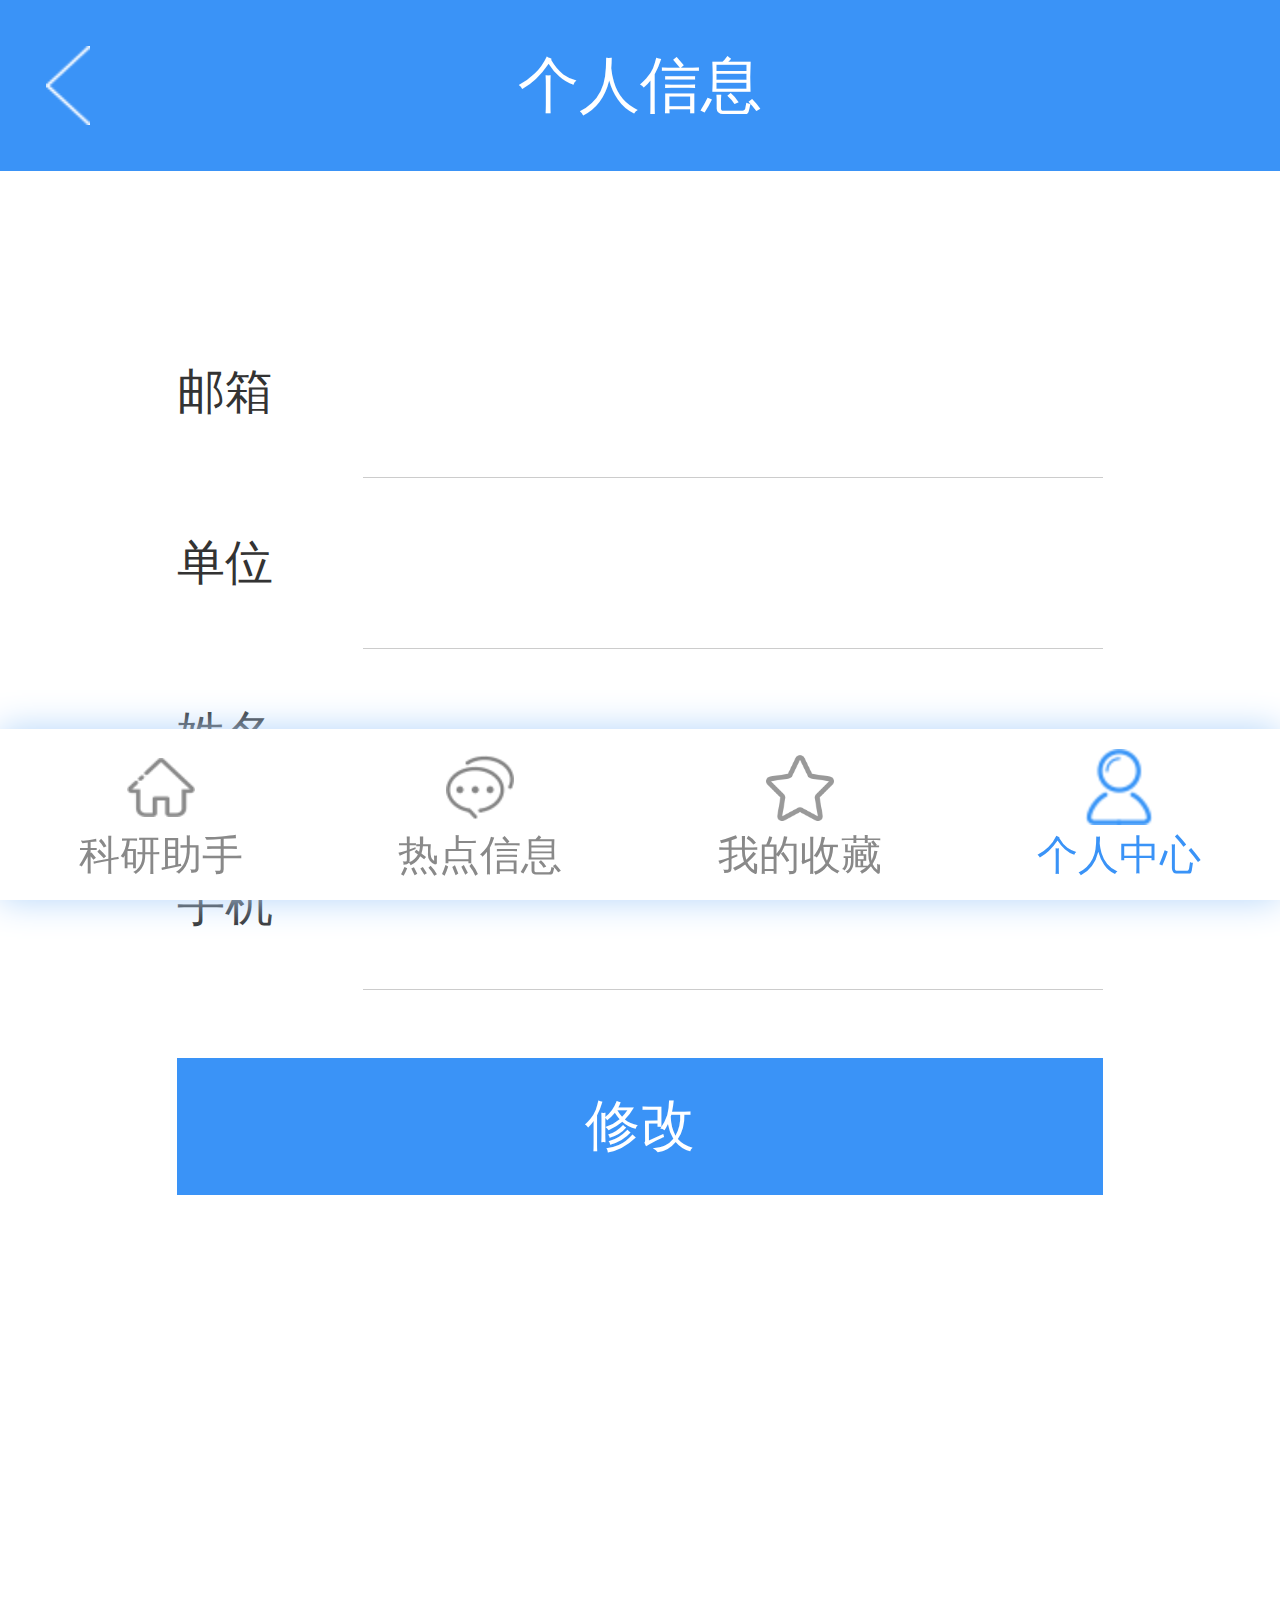
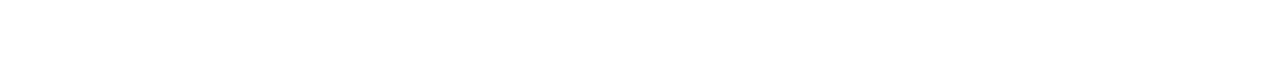
<file: html/personInfo.html>
<!DOCTYPE html>
<html lang="en">
<head>
    <meta charset="UTF-8">
    <meta name="viewport" content="maximum-scale=1.0,minimum-scale=1.0,user-scalable=0,initial-scale=1.0,width=device-width" />
    <meta name="format-detection" content="telephone=no,email=no,date=no,address=no">
    <title>个人信息</title>
    <link rel="stylesheet" type="text/css" href="../css/api.css" />
    <link rel="stylesheet" type="text/css" href="../css/aui.css" />
    <link rel="stylesheet" type="text/css" href="../css/style.css" />
</head>
<body>
<div id="app">
    <header>
        <i onclick="history.go(-1)"></i>
        <span>个人信息</span>
    </header>
    <div class="mt2p5"></div>
    <div class="login-wrapper">
        <div class="info-box">
            <div class="info-key">邮箱</div>
            <input type="text" class="info-val">
        </div>
        <div class="info-box">
            <div class="info-key">单位</div>
            <input type="text" class="info-val">
        </div>
        <div class="info-box">
            <div class="info-key">姓名</div>
            <input type="text" class="info-val">
        </div>
        <div class="info-box">
            <div class="info-key">手机</div>
            <input type="tel" class="info-val">
        </div>
        <div class="login-btn">修改</div>
    </div>
    <div class="mt4"></div>
    <footer>
        <div class="tab-item tab-work" @click="goIndex">
            <div class="tab-icon icon-work"></div>
            <div class="tab-it">科研助手</div>
        </div>
        <div class="tab-item tab-inTime" @click="goHot">
            <div class="tab-icon icon-inTime"></div>
            <div class="tab-it">热点信息</div>
        </div>
        <div class="tab-item tab-info" @click="goCollect">
            <div class="tab-icon icon-info"></div>
            <div class="tab-it">我的收藏</div>
        </div>
        <div class="tab-item tab-my active" @click="goCenter">
            <div class="tab-icon icon-my"></div>
            <div class="tab-it">个人中心</div>
        </div>
    </footer>
</div>
<script type="text/javascript" src="../script/rem.js"></script>
<script type="text/javascript" src="../script/aui-dialog.js"></script>
<script type="text/javascript" src="../script/aui-toast.js"></script>
<script type="text/javascript" src="../script/vue.min.js"></script>
<script type="text/javascript" src="../script/script.js"></script>
<script>
    var toast = new auiToast()
    var dialog = new auiDialog()
    new Vue({
        el:'#app',
        data(){
            return {
            }
        },
        methods:{
            goIndex(){
                location.href = './index.html'
            },
            goHot(){
                location.href = './hot.html'
            },
            goCollect(){
                location.href = './collect.html'
            },
            goCenter(){
                location.href = './center.html'
            }
        }
    })
</script>
</body>
</html>
</file>
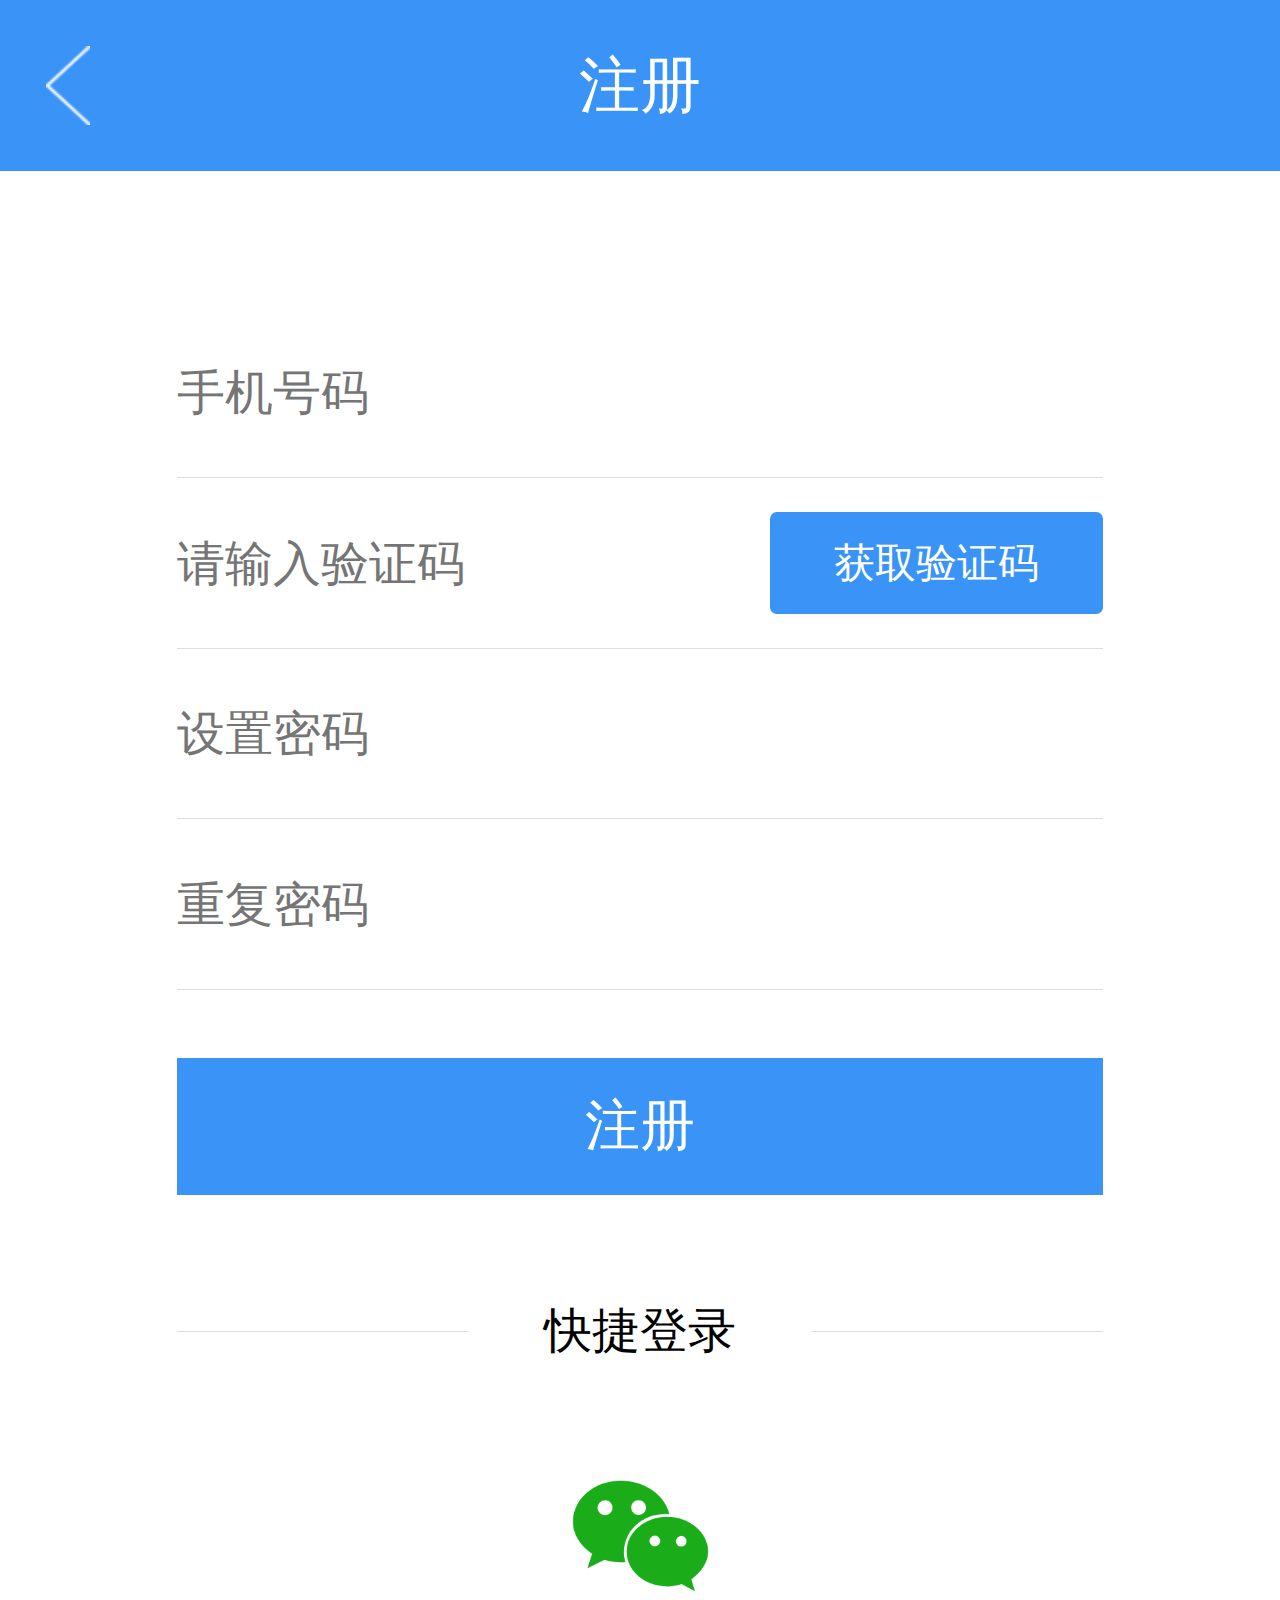
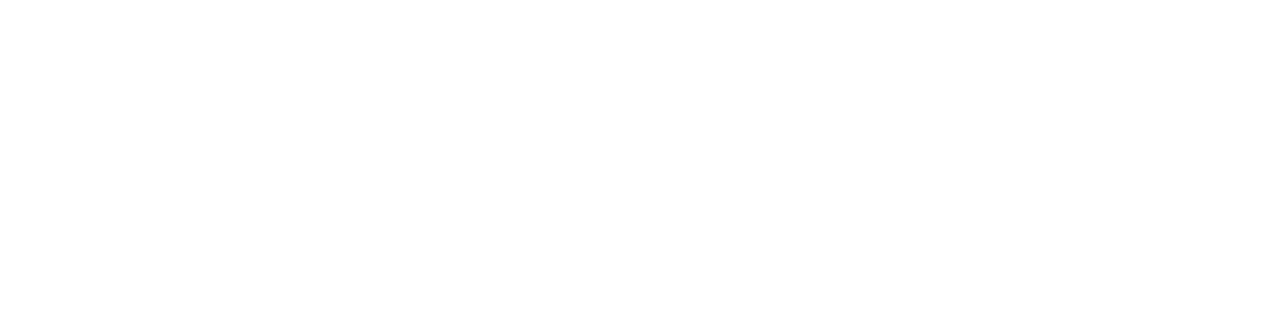
<file: html/regist.html>
<!DOCTYPE html>
<html lang="en">

<head>
    <meta charset="UTF-8">
    <meta name="viewport"
          content="maximum-scale=1.0,minimum-scale=1.0,user-scalable=0,initial-scale=1.0,width=device-width"/>
    <meta name="format-detection" content="telephone=no,email=no,date=no,address=no">
    <title>注册</title>
    <link rel="stylesheet" type="text/css" href="../css/api.css"/>
    <link rel="stylesheet" type="text/css" href="../css/aui.css"/>
    <link rel="stylesheet" type="text/css" href="../css/style.css"/>
</head>

<body>
<div id="app">
    <header>
        <i onclick="history.go(-1)"></i>
        <span>注册</span>
    </header>
    <div class="mt2p5"></div>
    <div class="login-wrapper">
        <div class="login-box">
            <div class="login-val"><input type="text" v-model="mobile" placeholder="手机号码"></div>
        </div>
        <div class="login-box">
            <div class="login-val login-val2">
                <input type="text" v-model="verificationCode" placeholder="请输入验证码">
                <div class="login-code" v-if="state" @click="getCode">获取验证码</div>
                <div class="login-code" v-else>{{second}}S</div>
            </div>
        </div>
        <div class="login-box">
            <div class="login-val"><input type="password" v-model="pwd" placeholder="设置密码"></div>
        </div>
        <div class="login-box">
            <div class="login-val"><input type="password" v-model="correctPwd" placeholder="重复密码"></div>
        </div>
        <div class="login-btn" @click="handleRegist">注册</div>
        <div class="comment-tip" style="margin-top: 2rem;">
            <div class="comment-tipVal">快捷登录</div>
        </div>
        <div class="regist-wechat"></div>
    </div>
</div>
<script type="text/javascript" src="../script/rem.js"></script>
<script type="text/javascript" src="../script/aui-dialog.js"></script>
<script type="text/javascript" src="../script/aui-toast.js"></script>
<script type="text/javascript" src="../script/vue.min.js"></script>
<script type="text/javascript" src="../script/axios.min.js"></script>
<script type="text/javascript" src="../script/script.js"></script>
<script>
    var toast = new auiToast()
    var dialog = new auiDialog()
    new Vue({
        el: '#app',
        data(){
            return {
                mobile: '',
                pwd: '',
                correctPwd: '',
                verificationCode: '',
                state: true,
                second: 5
            }
        },
        methods: {
            getCode() {
                if (!(/^1[34578]\d{9}$/.test(this.mobile))) {
                    toast.fail({
                        title: "手机号有误",
                        duration: 1500
                    })
                    this.mobile = ''
                    return false
                }
                let data = {
                    mobile: this.mobile
                }
                axios.post(apiHost + '/api/account/code', data).then(res => {
                    if (res.data.code === 200) {
                        toast.success({
                            title: "获取成功",
                            duration: 1500
                        })
                        this.state = false
                        let interval = setInterval(() => {
                            if ((this.second--) <= 0) {
                                this.second = 60;
                                this.state = true;
                                clearInterval(interval);
                            }
                        }, 1000)
                    }
                }).catch(function (error) {
                    alert(error)
                })
            },
            handleRegist() {
                if (!(/^1[34578]\d{9}$/.test(this.mobile))) {
                    toast.fail({
                        title: "手机号有误",
                        duration: 1500
                    })
                    this.mobile = ''
                    return false
                }
                if (this.pwd.length < 6 || this.pwd.length > 12) {
                    toast.fail({
                        title: "密码在6-12位之间",
                        duration: 1500
                    })
                    return false;
                }
                if (this.pwd !== this.correctPwd) {
                    toast.fail({
                        title: "密码与重复密码不一致",
                        duration: 1500
                    })
                    return false;
                }
                let data = {
                    mobile: this.mobile,
                    password: this.pwd,
                    verificationCode: this.verificationCode
                }
                axios.post(apiHost + '/api/account/signup', data).then(res => {
                    if (res.data.code === 200) {
                        sessionStorage.setItem('token', res.data.data.auth_token)
                        toast.success({
                            title: "注册成功",
                            duration: 1500
                        })
                        setTimeout(function () {
                            location.href = './index.html'
                        }, 1500)
                    }
                }).catch(function (error) {
                    alert(error)
                })
            }
        }
    })
</script>
</body>
</html>
</file>
<file: css/api.css>
html{
	font-family: "Microsoft Yahei";
}
*{
	box-sizing: border-box;
}
html,body,header,section,footer,div,ul,ol,li,img,a,span,em,del,legend,center,strong,var,fieldset,form,label,dl,dt,dd,cite,input,hr,time,mark,code,figcaption,figure,textarea,h1,h2,h3,h4,h5,h6,p{
	margin:0;
	border:0;
	padding:0;
	font-style:normal;
}
html,body {
	-webkit-touch-callout:none;
	-webkit-text-size-adjust:none;
	-webkit-tap-highlight-color:rgba(0, 0, 0, 0);
	-webkit-user-select:none;
	background-color: #fff;
}
nav,article,aside,details,main,header,footer,section,fieldset,figcaption,figure{
	display: block;
}
img,a,button,em,del,strong,var,label,cite,small,time,mark,code,textarea{
	display:inline-block;
}
header,section,footer {
	position:relative;
}
ol,ul{
	list-style:none;
}
input,button,textarea {
	border:0;
	margin:0;
	padding:0;
	font-size:1em;
	line-height:1em;
	/*-webkit-appearance:none;*/
	background-color:rgba(0, 0, 0, 0);
}
span{
	display:inline-block;
}
a:active, a:hover {
  outline: 0;
}
a, a:visited{
	text-decoration:none;
}

label, .wordWrap{
    word-wrap: break-word;
    word-break: break-all;
}
table {
  border-collapse: collapse;
  border-spacing: 0;
}
td,th {
  padding: 0;
}
.clearfix:after{
	content: ' ';
	display: block;
	clear: both;
	visibility:hidden;
	line-height: 0;
	height:0;
}
</file>
<file: css/aui.css>
/*
 * =========================================================================
 * APIClud - AUI UI 框架    流浪男  QQ：343757327  http://www.auicss.com
 * Verson 2.1
 * =========================================================================
 */
 /*初始化类*/
@charset "UTF-8";
/*html{*/
	/*font-family: "Helvetica Neue", Helvetica, sans-serif;*/
	/*font-size: 20px;*/
/*}*/
/*html,body {*/
	/*-webkit-touch-callout:none;*/
	/*-webkit-text-size-adjust:none;*/
	/*-webkit-tap-highlight-color:rgba(0, 0, 0, 0);*/
	/*-webkit-user-select:none;*/
	/*width: 100%;*/
/*}*/
/*body {*/
	/*line-height: 1.5;*/
	/*font-size: 0.8rem;*/
	/*color: #212121;*/
	/*background-color: #f5f5f5;*/
	/*outline: 0;*/
/*}*/
/*html,body,header,section,footer,div,ul,ol,li,img,a,span,em,del,legend,center,strong,var,fieldset,form,label,dl,dt,dd,cite,input,hr,time,mark,code,figcaption,figure,textarea,h1,h2,h3,h4,h5,h6,p{*/
	/*margin:0;*/
	/*border:0;*/
	/*padding:0;*/
	/*font-style:normal;*/
/*}*/
/** {*/
	/*-webkit-box-sizing: border-box;*/
	      	/*box-sizing: border-box;*/
	/*-webkit-user-select: none;*/
	/*-webkit-tap-highlight-color: transparent;*/
	/*outline: none;*/
/*}*/
/*@media only screen and (min-width: 400px) {*/
	/*html {*/
		/*font-size: 21.33333333px !important;*/
	/*}*/
/*}*/
/*@media only screen and (min-width: 414px) {*/
	/*html {*/
		/*font-size: 21px !important;*/
	/*}*/
/*}*/
/*@media only screen and (min-width: 480px) {*/
	/*html {*/
		/*font-size: 25.6px !important;*/
	/*}*/
/*}*/
/*ul, li {*/
	/*list-style: none;*/
/*}*/
/*p {*/
	/*font-size: 0.7rem;*/
	/*color: #757575;*/
/*}*/
/*a {*/
	/*color: #0062cc;*/
	/*text-decoration: none;*/
	/*background-color: transparent;*/
/*}*/
/*textarea {*/
	/*overflow: hidden;*/
	/*resize: none;*/
/*}*/
/*button {*/
	/*overflow: visible;*/
/*}*/
/*button,select {*/
	/*text-transform: none;*/
/*}*/
/*button,input,select,textarea {*/
	/*font: inherit;*/
	/*color: inherit;*/
/*}*/
/*自动隐藏文字*/
.aui-ellipsis-1 {
	overflow: hidden;
	white-space: nowrap;
	text-overflow: ellipsis;
}
.aui-ellipsis {
	display: -webkit-box;
	overflow: hidden;
	text-overflow: ellipsis;
	word-wrap: break-word;
	word-break: break-all;
	white-space: normal !important;
	-webkit-line-clamp: 1;
	-webkit-box-orient: vertical;
}
.aui-ellipsis-2 {
	display: -webkit-box;
	overflow: hidden;
	text-overflow: ellipsis;
	word-wrap: break-word;
	word-break: break-all;
	white-space: normal !important;
	-webkit-line-clamp: 2;
	-webkit-box-orient: vertical;
}
/*水平线*/
.aui-hr {
	width: 100%;
	position: relative;
	border-top: 1px solid #dddddd;
	height: 1px;
}
@media screen and (-webkit-min-device-pixel-ratio:1.5) {
	.aui-hr{
		border: none;
        background-size: 100% 1px;
		background-repeat: no-repeat;
		background-position: top;
        background-image: linear-gradient(0,#dddddd,#dddddd 50%,transparent 50%);
        background-image: -webkit-linear-gradient(90deg,#dddddd,#dddddd 50%,transparent 50%);
	}
}
/*内外边距类*/
.aui-padded-0 {
	padding: 0 !important;
}
.aui-padded-5 {
	padding: 0.25rem !important;
}
.aui-padded-10 {
	padding: 0.5rem !important;
}
.aui-padded-15 {
	padding: 0.75rem !important;
}
.aui-padded-t-0 {
	padding-top: 0 !important;
}
.aui-padded-t-5 {
	padding-top: 0.25rem !important;
}
.aui-padded-t-10 {
	padding-top: 0.5rem !important;
}
.aui-padded-t-15 {
	padding-top: 0.75rem !important;
}
.aui-padded-b-0 {
	padding-bottom: 0 !important;
}
.aui-padded-b-5 {
	padding-bottom: 0.25rem !important;
}
.aui-padded-b-10 {
	padding-bottom: 0.5rem !important;
}
.aui-padded-b-15 {
	padding-bottom: 0.75rem !important;
}
.aui-padded-l-0 {
	padding-left: 0 !important;
}
.aui-padded-l-5 {
	padding-left: 0.25rem !important;
}
.aui-padded-l-10 {
	padding-left: 0.5rem !important;
}
.aui-padded-l-15 {
	padding-left: 0.75rem !important;
}
.aui-padded-r-0 {
	padding-right: 0 !important;
}
.aui-padded-r-5 {
	padding-right: 0.25rem !important;
}
.aui-padded-r-10 {
	padding-right: 0.5rem !important;
}
.aui-padded-r-15 {
	padding-right: 0.75rem !important;
}
.aui-margin-0 {
	margin: 0 !important;
}
.aui-margin-5 {
	margin: 0.25rem !important;
}
.aui-margin-10 {
	margin: 0.5rem !important;
}
.aui-margin-15 {
	margin: 0.75rem !important;
}
.aui-margin-t-0 {
	margin-top: 0.25rem !important;
}
.aui-margin-t-5 {
	margin-top: 0 !important;
}
.aui-margin-t-10 {
	margin-top: 0.5rem !important;
}
.aui-margin-t-15 {
	margin-top: 0.75rem !important;
}
.aui-margin-b-0 {
	margin-bottom: 0 !important;
}
.aui-margin-b-5 {
	margin-bottom: 0.25rem !important;
}
.aui-margin-b-10 {
	margin-bottom: 0.5rem !important;
}
.aui-margin-b-15 {
	margin-bottom: 0.75rem !important;
}
.aui-margin-l-0 {
	margin-left: 0 !important;
}
.aui-margin-l-5 {
	margin-left: 0.25rem !important;
}
.aui-margin-l-10 {
	margin-left: 0.5rem !important;
}
.aui-margin-l-15 {
	margin-left: 0.75rem !important;
}
.aui-margin-r-0 {
	margin-right: 0 !important;
}
.aui-margin-r-5 {
	margin-right: 0.25rem !important;
}
.aui-margin-r-10 {
	margin-right: 0.5rem !important;
}
.aui-margin-r-15 {
	margin-right: 0.75rem !important;
}
.aui-clearfix {
	clear: both;
}
.aui-clearfix:before {
	display: table;
	content: " ";
}
.aui-clearfix:after {
	clear: both;
}
/*文字对齐*/
.aui-text-left {
	text-align: left !important;
}
.aui-text-center {
	text-align: center !important;
}
.aui-text-justify {
	text-align: justify !important;
}
.aui-text-right {
	text-align: right !important;
}
/*文字、背景颜色*/
h1,h2,h3,h4,h5,h6 {
	font-weight: 400;
}
h1 {
	font-size: 1.2rem;
}
h2 {
	font-size: 1rem;
}
h3 {
	font-size: 0.8rem;
}
h4 {
	font-size: 0.7rem;
}
h5 {
	font-size: 0.7rem;
	font-weight: normal;
	color: #757575;
}
h6 {
	font-size: 0.7rem;
	font-weight: normal;
	color: #757575;
}
h1 small,h2 small,h3 small,h4 small {
	font-weight: normal;
	line-height: 1;
	color: #757575;
}
h5 small,h6 small {
	font-weight: normal;
	line-height: 1;
	color: #757575;
}
h1 small,h2 small,h3 small {
	font-size: 65%;
}
h4 small,h5 small,h6 small {
	font-size: 75%;
}
img {
	max-width: 100%;
	display: block;
}
.aui-font-size-12 {
	font-size: 0.6rem !important;
}
.aui-font-size-14 {
	font-size: 0.7rem !important;
}
.aui-font-size-16 {
	font-size: 0.8rem !important;
}
.aui-font-size-18 {
	font-size: 0.9rem !important;
}
.aui-font-size-20 {
	font-size: 1rem !important;
}
.aui-text-default {
	color: #212121 !important;
}
.aui-text-white {
	color: #ffffff !important;
}
.aui-text-primary {
	color: #00bcd4 !important;
}
.aui-text-success {
	color: #009688 !important;
}
.aui-text-info {
	color: #03a9f4 !important;
}
.aui-text-warning {
	color: #ffc107 !important;
}
.aui-text-danger {
	color: #e51c23 !important;
}
.aui-text-pink {
	color: #e91e63 !important;
}
.aui-text-purple {
	color: #673ab7 !important;
}
.aui-text-indigo {
	color: #3f51b5 !important;
}
.aui-bg-default {
	background-color: #f5f5f5 !important;
}
.aui-bg-primary {
	background-color: #00bcd4 !important;
}
.aui-bg-success {
	background-color: #009688 !important;
}
.aui-bg-info {
	background-color: #03a9f4 !important;
}
.aui-bg-warning {
	background-color: #f1c40f !important;
}
.aui-bg-danger {
	background-color: #e51c23 !important;
}
.aui-bg-pink {
	background-color: #e91e63 !important;
}
.aui-bg-purple {
	background-color: #673ab7 !important;
}
.aui-bg-indigo {
	background-color: #3f51b5 !important;
}
/*警告、成功颜色*/
.aui-warning,
.aui-warning label,
.aui-warning .aui-input,
.aui-warning .aui-iconfont {
	color: #e51c23 !important;
}
.aui-success,
.aui-success label,
.aui-success .aui-input,
.aui-success .aui-iconfont {
	color: #009688 !important;
}
/*对齐,显示，隐藏等*/
.aui-pull-right {
	float: right !important;
}
.aui-pull-left {
	float: left !important;
}
.aui-hide {
	display: none !important;
}
.aui-show {
	display: block !important;
}
.aui-invisible {
	visibility: hidden;
}
.aui-inline {
	display: inline-block;
	vertical-align: top;
}
.aui-mask {
    position: fixed;
    width: 100%;
    height: 100%;
    top: 0;
    left: 0;
    background: rgba(0, 0, 0, 0.3);
    opacity: 0;
    z-index: 8;
    visibility: hidden;
    -webkit-transition: opacity .3s,-webkit-transform .3s;
    transition: opacity .3s,transform .3s;
}
.aui-mask.aui-mask-in {
	visibility: visible;
  	opacity: 1;
}
.aui-mask.aui-mask-out {
	opacity: 0;
}
img.aui-img-round {
	border-radius: 50%;
}
/*基本容器*/
.aui-content {
	-webkit-overflow-scrolling: touch;
	overflow-x: hidden;
	word-break: break-all;
}
.aui-content-padded {
  	margin: 0.75rem;
  	position: relative;
  	word-break: break-all;
  	-webkit-overflow-scrolling: touch;
}
/*栅格类*/
.aui-row {
	overflow: hidden;
	margin: 0;
}
.aui-row-padded {
	margin-left: -0.125rem;
	margin-right: -0.125rem;
}
.aui-row-padded [class*=aui-col-xs-] {
	padding: 0.125rem;
}
.aui-col-xs-1,.aui-col-xs-2,.aui-col-xs-3,.aui-col-xs-4,.aui-col-xs-5,.aui-col-xs-6,.aui-col-xs-7,.aui-col-xs-8,.aui-col-xs-9,.aui-col-xs-10,.aui-col-xs-11,.aui-col-5 {
	position: relative;
	float: left;
}
.aui-col-xs-12 {
	width: 100%;
	position: relative;
}
.aui-col-xs-11 {
	width: 91.66666667%;
}
.aui-col-xs-10 {
	width: 83.33333333%;
}
.aui-col-xs-9 {
	width: 75%;
}
.aui-col-xs-8 {
	width: 66.66666667%;
}
.aui-col-xs-7 {
	width: 58.33333333%;
}
.aui-col-xs-6 {
	width: 50%;
}
.aui-col-xs-5 {
	width: 41.66666667%;
}
.aui-col-xs-4 {
	width: 33.33333333%;
}
.aui-col-xs-3 {
	width: 25%;
}
.aui-col-xs-2 {
	width: 16.66666667%;
}
.aui-col-xs-1 {
	width: 8.33333333%;
}
.aui-col-5 {
	width: 20%;
}
/*标签*/
.aui-label {
	display: inline-block;
	padding: 0.2em 0.25em;
	font-size: 0.6rem;
	line-height: 1;
	color: #616161;
    background-color: #dddddd;
	text-align: center;
	white-space: nowrap;
	vertical-align: middle;
	border-radius: 0.15em;
	position: relative;
}

.aui-label-primary {
	color: #ffffff;
	background-color: #00bcd4;
}
.aui-label-success {
	color: #ffffff;
	background-color: #009688;
}
.aui-label-info {
  color: #ffffff;
  background-color: #03a9f4;
}
.aui-label-warning {
	color: #ffffff;
	background-color: #ffc107;
}
.aui-label-danger {
	color: #ffffff;
	background-color: #e51c23;
}
.aui-label-outlined {
	background-color: transparent;
	position: relative;
}
.aui-label-outlined:after {
    -webkit-border-radius: 2px;
    border-radius: 2px;
    height: 200%;
    content: '';
    width: 200%;
	border: 1px solid #d9d9d9;
    position: absolute;
    top: -1px;
    left: -1px;
    transform: scale(0.5);
    -webkit-transform: scale(0.5);
    transform-origin: 0 0;
    -webkit-transform-origin: 0 0;
    z-index: 1;
}
.aui-label-outlined.aui-label-primary,
.aui-label-outlined.aui-label-primary:after {
	color: #00bcd4;
	border-color: #00bcd4;
}
.aui-label-outlined.aui-label-success,
.aui-label-outlined.aui-label-success:after {
	color: #009688;
	border-color: #009688;
}
.aui-label-outlined.aui-label-info,
.aui-label-outlined.aui-label-info:after {
  	color: #03a9f4;
  	border-color: #03a9f4;
}
.aui-label-outlined.aui-label-warning,
.aui-label-outlined.aui-label-warning:after {
	color: #ffc107;
	border-color: #ffc107;
}
.aui-label-outlined.aui-label-danger,
.aui-label-outlined.aui-label-danger:after {
	color: #e51c23;
	border-color: #e51c23;
}
.aui-label .aui-iconfont {
	font-size: 0.6rem;
}
/*角标*/
.aui-badge {
	display: inline-block;
	width: auto;
	text-align: center;
	min-width: 0.8rem;
	height: 0.8rem;
    line-height: 0.8rem;
    padding: 0 0.2rem;
    font-size: 0.6rem;
    color: #ffffff;
    background-color: #ff2600;
    border-radius: 0.4rem;
    position: absolute;
    top: 0.2rem;
    left: 60%;
    z-index: 99;
}
.aui-dot {
	display: inline-block;
    width: 0.4rem;
    height: 0.4rem;
    background: #ff2600;
    border-radius: 0.5rem;
    position: absolute;
    top: 0.3rem;
    right: 20%;
    z-index: 99;
}
/*按钮样式*/
button, .aui-btn {
	position: relative;
	display: inline-block;
	font-size: 0.7rem;
	font-weight: 400;
	font-family: inherit;
	text-decoration: none;
	text-align: center;
	margin: 0;
	background: #dddddd;
	padding: 0 0.6rem;
	height: 1.5rem;
	line-height: 1.5rem;
	border-radius: 0.2rem;
	white-space: nowrap;
	text-overflow: ellipsis;
	vertical-align: middle;
	-webkit-box-sizing: border-box;
			box-sizing: border-box;
	-webkit-user-select: none;
	      	user-select: none;
}
.aui-btn:active {
	color: #212121;
	background-color: #bdbdbd;
}
.aui-btn-primary {
	color: #ffffff;
	background-color: #00bcd4;
}
.aui-btn-primary.aui-active, .aui-btn-primary:active {
	color: #ffffff;
	background-color: #00acc1;
}
.aui-btn-success {
	color: #ffffff;
	background-color: #009688;
}
.aui-btn-success.aui-active, .aui-btn-success:active {
	color: #fff;
	background-color: #00897b;
}
.aui-btn-info {
	color: #ffffff !important;
	background-color: #03a9f4 !important;
}
.aui-btn-info.aui-active, .aui-btn-info:active {
	color: #fff !important;
	background-color: #039be5 !important;
}
.aui-btn-warning {
	color: #ffffff !important;
	background-color: #ffc107 !important;
}
.aui-btn-warning.aui-active, .aui-btn-warning:active {
	color: #ffffff !important;
	background-color: #ffb300 !important;
}
.aui-btn-danger {
	color: #ffffff !important;
	background-color: #e51c23 !important;
}
.aui-btn-danger.aui-active, .aui-btn-danger:active {
	color: #ffffff !important;
	background-color: #dd191b !important;
}
.aui-btn-block {
	display: block;
	width: 100%;
	height: 2.5rem;
	line-height: 2.55rem;
	margin-bottom: 0;
	font-size: 0.9rem;
}
.aui-btn-block.aui-btn-sm {
	font-size: 0.7rem;
	height: 1.8rem;
	line-height: 1.85rem;
}
.aui-btn .aui-iconfont, .aui-btn-block .aui-iconfont {
	margin-right: 0.3rem;
}
.aui-btn .aui-badge, .aui-btn-block .aui-badge {
	margin-left: 0.3rem;
}
.aui-btn-outlined {
	background: transparent !important;
	border: 1px solid #bdbdbd;
}
.aui-btn-outlined:active {
	background: transparent !important;
}
.aui-btn-default.aui-btn-outlined {
	color: #bdc3c7 !important;
	border: 1px solid #dcdcdc !important;
}
.aui-btn-primary.aui-btn-outlined {
	color: #00bcd4 !important;
	border: 1px solid #00bcd4 !important;
}
.aui-btn-success.aui-btn-outlined {
	color: #009688 !important;
	border: 1px solid #009688 !important;
}
.aui-btn-info.aui-btn-outlined {
	color: #03a9f4 !important;
	border: 1px solid #03a9f4 !important;
}
.aui-btn-warning.aui-btn-outlined {
	color: #ffc107 !important;
	border: 1px solid #ffc107 !important;
}
.aui-btn-danger.aui-btn-outlined {
	color: #e51c23 !important;
	border: 1px solid #e51c23 !important;
}
/*
*表单类\输入框\radio\checkbox
**/
/*.aui-input,
input[type="text"],
input[type="password"],
input[type="search"],
input[type="email"],
input[type="tel"],
input[type="url"],
input[type="date"],
input[type="datetime-local"],
input[type="time"],
input[type="number"],
select,
textarea {
    border: none;
    background-color: transparent;
    border-radius: 0;
    box-shadow: none;
    display: block;
    padding: 0;
    margin: 0;
    width: 100%;
    height: 2.2rem;
    line-height: normal;
    color: #424242;
    font-size: 0.8rem;
    font-family: inherit;
    box-sizing: border-box;
    -webkit-user-select: text;
            user-select: text;
    -webkit-appearance: none;
            appearance: none;
}*/
input[type="search"]::-webkit-search-cancel-button {
	display: none;
}
.aui-scroll-x {
	position: relative;
	overflow-y: auto;
	-webkit-overflow-scrolling: touch;
}
.aui-scroll-y {
	position: relative;
	width: 100%;
	overflow-x: auto;
	-webkit-overflow-scrolling: touch;
}
::-webkit-scrollbar{
	width:0px;
}
/*列表*/
.aui-list {
    position: relative;
    font-size: 0.8rem;
    background-color: #ffffff;
    border-top: 1px solid #dddddd;
}
.aui-list .aui-content {
	overflow: hidden;
}
.aui-list.aui-list-noborder,
.aui-list.aui-list-noborder {
    border-top: none;
}
.aui-list .aui-list-header {
    background-color: #dddddd;
    color: #212121;
    position: relative;
    font-size: 0.6rem;
    padding: 0.4rem 0.75rem;
    -webkit-box-sizing: border-box;
    		box-sizing: border-box;
    display: -webkit-box;
    display: -webkit-flex;
    display: flex;
    -webkit-box-pack: justify;
    -webkit-justify-content: space-between;
    		justify-content: space-between;
    -webkit-box-align: center;
    -webkit-align-items: center;
    		align-items: center;
}
.aui-list .aui-list-item {
    list-style: none;
    margin: 0;
    padding: 0;
    padding-left: 0.75rem;
    color: #212121;
    border-bottom: 1px solid #dddddd;
    position: relative;
    min-height: 2.2rem;
    -webkit-box-sizing: border-box;
    		box-sizing: border-box;
    display: -webkit-box;
    display: -webkit-flex;
    display: flex;
    -webkit-box-pack: justify;
    -webkit-justify-content: space-between;
    		justify-content: space-between;
}
.aui-list.aui-list-noborder .aui-list-item:last-child {
    border-bottom: 0;
}
.aui-list .aui-list-item-inner {
    position: relative;
    min-height: 2.2rem;
	padding-right: 0.75rem;
    width: 100%;
    -webkit-box-sizing: border-box;
    		box-sizing: border-box;
    display: -webkit-box;
    display: -webkit-flex;
    display: flex;
    -webkit-box-flex: 1;
    -webkit-box-pack: justify;
    -webkit-justify-content: space-between;
			justify-content: space-between;
    -webkit-box-align: center;
    -webkit-align-items: center;
			align-items: center;
}

.aui-list .aui-list-item:active {
    background-color: #f5f5f5;
}
.aui-list .aui-list-item-text {
    font-size: 0.7rem;
    color: #757575;
    position: relative;
    -webkit-box-sizing: border-box;
    		box-sizing: border-box;
    display: -webkit-box;
    display: -webkit-flex;
    display: flex;
    -webkit-box-pack: justify;
    -webkit-justify-content: space-between;
            justify-content: space-between;
    -webkit-align-items: center;
    		align-items: center;
}
.aui-list .aui-list-item-title {
    font-size: 0.8rem;
    position: relative;
    max-width: 100%;
    color: #212121;
}
.aui-list .aui-list-item-right,
.aui-list-item-title-row em {
	max-width: 50%;
	position: relative;
    font-size: 0.6rem;
    color: #757575;
    margin-left: 0.25rem;
}
.aui-list .aui-list-item-inner p {
    overflow: hidden;
}
.aui-list .aui-list-media-list {
    -webkit-box-orient: vertical;
    -webkit-box-direction: normal;
    -webkit-flex-direction: column;
            flex-direction: column;
}
.aui-media-list-item-inner {
	-webkit-box-sizing: border-box;
			box-sizing: border-box;
    display: -webkit-box;
    display: -webkit-flex;
    display: flex;
}
.aui-media-list .aui-list-item {
	display: block;
}
.aui-media-list .aui-list-item-inner {
	display: block;
	padding-top: 0.5rem;
    padding-bottom: 0.5rem;
}
.aui-media-list-item-inner + .aui-info {
	margin-right: 0.75rem;
}
.aui-list .aui-list-item-media {
	width: 4.5rem;
	position: relative;
    padding: 0.5rem 0;
    padding-right: 0.75rem;
    display: inherit;
    -webkit-flex-shrink: 0;
    		flex-shrink: 0;
    -webkit-flex-wrap: nowrap;
    		flex-wrap: nowrap;
    -webkit-box-align: center;
    -webkit-align-items: flex-start;
            align-items: flex-start;
}
.aui-list .aui-list-item-media img {
	width: 100%;
    display: block;
}
.aui-list .aui-list-item-media-list {
	margin-top: 0.25rem;
	padding-right: 0;
	display: block;
}
.aui-list [class*=aui-col-xs-] img{
    max-width: 100%;
    width: 100%;
    display: block;
}
.aui-list-item-middle .aui-list-item-inner:after {
	display: block;
}
.aui-list .aui-list-item-middle > .aui-list-item-media,
.aui-list .aui-list-item-middle > .aui-list-item-inner,
.aui-list .aui-list-item-middle > * {
    -webkit-box-align: center;
    		box-align: center;
    -webkit-align-items: center;
    		align-items: center;
}
.aui-list .aui-list-item-center > .aui-list-item-media,
.aui-list .aui-list-item-center > .aui-list-item-inner,
.aui-list .aui-list-item-center {
    -webkit-box-pack: center;
    -webkit-justify-content: center;
        	justify-content: center;
}
.aui-list .aui-list-item i.aui-iconfont {
    -webkit-align-self: center;
            align-self: center;
    font-size: 0.8rem;
}
.aui-list-item-inner.aui-list-item-arrow {
    overflow: hidden;
    padding-right: 1.5rem;
}
.aui-list-item-arrow:before {
    content: '';
    width: 0.4rem;
    height: 0.4rem;
    position: absolute;
    top: 50%;
    right: 0.75rem;
    margin-top: -0.2rem;
    background: transparent;
    border: 1px solid #dddddd;
    border-top: none;
    border-right: none;
    z-index: 2;
    -webkit-border-radius: 0;
            border-radius: 0;
    -webkit-transform: rotate(-135deg);
            transform: rotate(-135deg);
}
.aui-list-item.aui-list-item-arrow {
    padding-right: 0.75rem;
}
.aui-list label {
    line-height: 1.3rem;
}
.aui-list.aui-form-list .aui-list-item:active {
	background-color: #ffffff;
}
.aui-list.aui-form-list .aui-list-item-inner {
	-webkit-box-sizing: border-box;
    		box-sizing: border-box;
    display: -webkit-box;
    display: -webkit-flex;
    display: flex;
	padding: 0;
}
.aui-list .aui-list-item-label,
.aui-list .aui-list-item-label-icon {
	color: #212121;
    width: 35%;
    min-width: 1.5rem;
    margin: 0;
    padding: 0;
    padding-right: 0.25rem;
    line-height: 2.2rem;
    position: relative;
    overflow: hidden;
    white-space: nowrap;
    max-width: 100%;
    -webkit-box-sizing: border-box;
    		box-sizing: border-box;
    display: -webkit-box;
    display: -webkit-flex;
    display: flex;
    -webkit-align-items: center;
            align-items: center;
}
.aui-list .aui-list-item-label-icon {
    width: auto;
    padding-right: 0.75rem;
}
.aui-list .aui-list-item-input {
    width: 100%;
    padding: 0;
    padding-right: 0.75rem;
    -webkit-box-flex: 1;
            box-flex: 1;
    -webkit-flex-shrink: 1;
            flex-shrink: 1;
}
.aui-list.aui-select-list .aui-list-item:active {
	background-color: #ffffff;
}
.aui-list.aui-select-list .aui-list-item-inner {
    display: block;
    padding-top: 0.5rem;
    padding-bottom: 0.5rem;
    -webkit-align-self: stretch;
    		align-self: stretch;
}
.aui-list.aui-select-list .aui-list-item-label {
	width: auto;
	min-width: 2.2rem;
    padding: 0.5rem 0;
    padding-right: 0.75rem;
}
.aui-list.aui-form-list .aui-list-item-btn {
	padding: 0.75rem 0.75rem 0.75rem 0;
}
.aui-list textarea {
    overflow: auto;
    margin: 0.5rem 0;
    height: 3rem;
    line-height: 1rem;
    resize: none;
}
.aui-list .aui-list-item-right .aui-badge,
.aui-list .aui-list-item-right .aui-dot {
	display: inherit;
}
@media screen and (-webkit-min-device-pixel-ratio:1.5) {
	.aui-list {
		border: none;
        background-size: 100% 1px;
		background-repeat: no-repeat;
		background-position: top;
        background-image: linear-gradient(0,#dddddd,#dddddd 50%,transparent 50%);
	}
	.aui-list .aui-list-item {
		border: none;
        background-size: 100% 1px;
		background-repeat: no-repeat;
		background-position: bottom;
        background-image: linear-gradient(0,#dddddd,#dddddd 50%,transparent 50%);
        background-image: -webkit-linear-gradient(90deg,#dddddd,#dddddd 50%,transparent 50%);
	}

	.aui-list.aui-list-in .aui-list-item {
		border: none;
        background-size: 100% 1px;
		background-repeat: no-repeat;
		background-position: 0.75rem bottom;
        background-image: linear-gradient(0,#dddddd,#dddddd 50%,transparent 50%);
        background-image: -webkit-linear-gradient(90deg,#dddddd,#dddddd 50%,transparent 50%);
	}
	.aui-list.aui-list-in .aui-list-item:last-child {
		background-position: bottom;
	}
	.aui-list.aui-list-noborder,
	.aui-list.aui-list-noborder .aui-list-item:last-child {
		border: none;
        background-size: 100% 0;
        background-image: none;
	}
}
/*tab切换类*/
.aui-tab {
	position: relative;
    background-color: #ffffff;
    display: -webkit-box;
    display: -webkit-flex;
    display: flex;
    -webkit-flex-wrap: nowrap;
            flex-wrap: nowrap;
    -webkit-align-self: center;
            align-self: center;
}
.aui-tab-item {
    width: 100%;
    height: 2.2rem;
    line-height: 2.2rem;
    position: relative;
    font-size: 0.7rem;
    text-align: center;
    color: #212121;
    margin-left: -1px;
    -webkit-box-flex: 1;
            box-flex: 1;
}
.aui-tab-item.aui-active {
    color: #039be5;
    border-bottom: 2px solid #039be5;
}
/*卡片列表布局*/
.aui-card-list {
	position: relative;
    margin-bottom: 0.75rem;
    background: #ffffff;
}
.aui-card-list-header,
.aui-card-list-footer {
	position: relative;
	min-height: 2.2rem;
    padding: 0.5rem 0.75rem;
    -webkit-box-sizing: border-box;
    		box-sizing: border-box;
    display: -webkit-box;
    display: -webkit-flex;
    display: flex;
    -webkit-box-pack: justify;
    -webkit-justify-content: space-between;
    		justify-content: space-between;
    -webkit-box-align: center;
    -webkit-align-items: center;
    		align-items: center;
}
.aui-card-list-header {
	font-size: 0.8rem;
	color: #212121;
}
.aui-card-list-header.aui-card-list-user {
	display: block;
}
.aui-card-list-user-avatar {
	width: 2rem;
	float: left;
	margin-right: 0.5rem;
}
.aui-card-list-user-avatar img {
	width: 100%;
	display: block;
}
.aui-card-list-user-name {
	color: #212121;
	position: relative;
	font-size: 0.7rem;
	-webkit-box-sizing: border-box;
			box-sizing: border-box;
    display: -webkit-box;
    display: -webkit-flex;
    display: flex;
    -webkit-box-pack: justify;
    -webkit-justify-content: space-between;
    		justify-content: space-between;
    -webkit-box-align: center;
    -webkit-align-items: center;
    		align-items: center;
}
.aui-card-list-user-name > *,
.aui-card-list-user-name small {
	position: relative;
}
.aui-card-list-user-name small {
	color: #757575;
}
.aui-card-list-user-info {
	color: #757575;
	font-size: 0.6rem;
}
.aui-card-list-content {
	position: relative;
}
.aui-card-list-content-padded {
	position: relative;
	padding: 0.5rem 0.75rem;
}
.aui-card-list-content,
.aui-card-list-content-padded {
	word-break: break-all;
	font-size: 0.7rem;
	color: #212121;
}
.aui-card-list-content img,
.aui-card-list-content-padded img {
	width: 100%;
	display: block;
}
.aui-card-list-footer {
	font-size: 0.7rem;
	color: #757575;
}
.aui-card-list-footer > * {
	position: relative;
}
.aui-card-list-footer.aui-text-center {
	display: -webkit-box;
    display: -webkit-flex;
    display: flex;
	-webkit-box-pack: center;
    box-pack: center;
    -webkit-justify-content: center;
    justify-content: center;
}
.aui-card-list-footer .aui-iconfont {
	font-size: 0.9rem;
}
/*宫格布局*/
.aui-grid {
	width: 100%;
	background-color: #ffffff;
	display: table;
	table-layout: fixed;
}
.aui-grid [class*=aui-col-] {
	display: table-cell;
	position: relative;
    text-align: center;
    vertical-align: middle;
    padding: 1rem 0;
}
.aui-grid [class*=aui-col-xs-]:active {
	background-color: #f5f5f5;
}
.aui-grid .aui-iconfont {
	position: relative;
    z-index: 20;
    top: 0;
    height: 1.4rem;
    font-size: 1.4rem;
    line-height: 1.4rem;
}
.aui-grid .aui-grid-label {
	display: block;
    font-size: 0.7rem;
    position: relative;
    margin-top: 0.25rem;
}
.aui-grid .aui-badge {
	position: absolute;
    top: 0.5rem;
    left: 60%;
    z-index: 99;
}
.aui-grid .aui-dot {
	position: absolute;
    top: 0.5rem;
    right: 20%;
    z-index: 99;
}
/*单选、多选、开关*/
.aui-radio,
.aui-checkbox {
    width: 1.2rem;
    height: 1.2rem;
    background-color: #ffffff;
    border: solid 1px #dddddd;
    -webkit-border-radius: 0.6rem;
    border-radius: 0.6rem;
    font-size: 0.8rem;
    margin: 0;
    padding: 0;
    position: relative;
    display: inline-block;
    vertical-align: top;
    cursor: default;
    -webkit-appearance: none;
    -webkit-user-select: none;
            user-select: none;
    -webkit-transition: background-color ease 0.1s;
            transition: background-color ease 0.1s;
}
.aui-checkbox {
    border-radius: 0.1rem;
}
.aui-radio:checked,
.aui-radio.aui-checked,
.aui-checkbox:checked,
.aui-checkbox.aui-checked {
    background-color: #03a9f4;
    border: solid 1px #03a9f4;
    text-align: center;
    background-clip: padding-box;
}
.aui-radio:checked:before,
.aui-radio.aui-checked:before,
.aui-checkbox:checked:before,
.aui-checkbox.aui-checked:before,
.aui-radio:checked:after,
.aui-radio.aui-checked:after,
.aui-checkbox:checked:after,
.aui-checkbox.aui-checked:after {
    content: '';
    width: 0.5rem;
    height: 0.3rem;
    position: absolute;
    top: 50%;
    left: 50%;
    margin-left: -0.25rem;
    margin-top: -0.25rem;
    background: transparent;
    border: 1px solid #ffffff;
    border-top: none;
    border-right: none;
    z-index: 2;
    -webkit-border-radius: 0;
            border-radius: 0;
    -webkit-transform: rotate(-45deg);
            transform: rotate(-45deg);
}
.aui-radio:disabled,
.aui-radio.aui-disabled,
.aui-checkbox:disabled,
.aui-checkbox.aui-disabled {
    background-color: #dddddd;
    border: solid 1px #dddddd;
}
.aui-radio:disabled:before,
.aui-radio.aui-disabled:before,
.aui-radio:disabled:after,
.aui-radio.aui-disabled:after,
.aui-checkbox:disabled:before,
.aui-checkbox.aui-disabled:before,
.aui-checkbox:disabled:after,
.aui-checkbox.aui-disabled:after {
    content: '';
    width: 0.5rem;
    height: 0.3rem;
    position: absolute;
    top: 50%;
    left: 50%;
    margin-left: -0.25rem;
    margin-top: -0.25rem;
    background: transparent;
    border: 1px solid #ffffff;
    border-top: none;
    border-right: none;
    z-index: 2;
    -webkit-border-radius: 0;
            border-radius: 0;
    -webkit-transform: rotate(-45deg);
            transform: rotate(-45deg);
}
.aui-switch {
    width: 2.3rem;
    height: 1.2rem;
    position: relative;
    vertical-align: top;
    border: 1px solid #dddddd;
    background-color: #dddddd;
    border-radius: 0.6rem;
    background-clip: content-box;
    display: inline-block;
    outline: none;
    -webkit-appearance: none;
            appearance: none;
    -webkit-user-select: none;
            user-select: none;
    -webkit-box-sizing: border-box;
            box-sizing: border-box;
    -webkit-background-clip: padding-box;
            background-clip: padding-box;
    -webkit-transition: all 0.2s linear;
            transition: all 0.2s linear;
}
.aui-switch:before {
    width: 1.1rem;
    height: 1.1rem;
    position: absolute;
    top: 0;
    left: 0;
    border-radius: 0.6rem;
    background-color: #fff;
    content: '';
    -webkit-transition: left 0.2s;
            transition: left 0.2s;
}
.aui-switch:checked {
    border-color: #03a9f4;
    background-color: #03a9f4;
}
.aui-switch:checked:before {
    left: 1.1rem;
}
/*导航栏*/
.aui-bar {
	position: relative;
	top: 0;
	right: 0;
	left: 0;
	z-index: 10;
	width: 100%;
	min-height: 2.25rem;
	font-size: 0.9rem;
	text-align: center;
	display: table;
}
.aui-bar-nav {
	top: 0;
	line-height: 2.25rem;
	background-color: #03a9f4;
	color: #ffffff;
}
.aui-title a {
	color: inherit;
}
.aui-bar-nav .aui-title {
	min-height: 2.25rem;
	position: absolute;
	margin: 0;
	text-align: center;
	white-space: nowrap;
	right: 5rem;
	left: 5rem;
	width: auto;
	overflow: hidden;
	text-overflow: ellipsis;
	z-index: 2;
}
.aui-bar-nav a {
	color: #ffffff;
}
.aui-bar-nav .aui-iconfont {
	position: relative;
	z-index: 20;
	font-size: 0.9rem;
	color: #ffffff;
	font-weight: 400;
	line-height: 2.25rem;
}
.aui-bar-nav .aui-pull-left {
	padding: 0 0.5rem;
	font-size: 0.8rem;
	font-weight: 400;
	z-index: 2;
	-webkit-box-sizing: border-box;
			box-sizing: border-box;
    display: -webkit-box;
    display: -webkit-flex;
    display: flex;
    -webkit-align-items: center;
            align-items: center;
}
.aui-bar-nav .aui-pull-right {
	padding: 0 0.5rem;
	font-size: 0.8rem;
	font-weight: 400;
	z-index: 2;
	-webkit-box-sizing: border-box;
			box-sizing: border-box;
    display: -webkit-box;
    display: -webkit-flex;
    display: flex;
    -webkit-align-items: center;
            align-items: center;
}
.aui-bar-nav .aui-btn {
	position: relative;
	z-index: 20;
	height: 2.25rem;
	line-height: 2.25rem;
	padding-top: 0;
	padding-bottom: 0;
	margin: 0;
	border-radius: 0.1rem;
	border-width: 0;
	background: transparent !important;
}
.aui-bar-nav .aui-btn.aui-btn-outlined {
	position: relative;
	padding: 0 0.15rem;
	margin: 0.5rem;
	height: 1.25rem;
	line-height: 1.25rem;
	border-width: 1px;
	background: transparent !important;
	border-color: #ffffff;
}
.aui-bar-nav .aui-btn:active {
	background: none;
}
.aui-bar-nav .aui-btn .aui-iconfont {
	font-size: 0.9rem;
	line-height: 1.25rem;
	padding: 0;
	margin: 0;
	color: #ffffff;
}
.aui-bar-light {
	color: #03a9f4;
	background-color: #ffffff;
	border-bottom: 1px solid #dddddd;
}
.aui-bar-nav.aui-bar-light .aui-iconfont {
	color: #03a9f4;
}
.aui-bar-nav.aui-bar-light .aui-btn-outlined {
	border-color: #03a9f4;
}
@media screen and (-webkit-min-device-pixel-ratio:1.5) {
	.aui-bar.aui-bar-light {
		border: none;
        background-size: 100% 1px;
		background-repeat: no-repeat;
		background-position: bottom;
        background-image: linear-gradient(0,#dddddd,#dddddd 50%,transparent 50%);
        background-image: -webkit-linear-gradient(90deg,#dddddd,#dddddd 50%,transparent 50%);
	}
}
/*底部切换栏*/
.aui-bar-tab {
	position: fixed;
	top: auto;
	bottom: 0;
	table-layout: fixed;
	background-color: #ffffff;
	color: #757575;
}
.aui-bar-tab .aui-bar-tab-item {
	display: table-cell;
	position: relative;
    width: 1%;
    height: 2.5rem;
    text-align: center;
    vertical-align: middle;
}
.aui-bar-tab .aui-active {
	color: #039be5;
}
.aui-bar-tab .aui-bar-tab-item .aui-iconfont {
	position: relative;
    z-index: 20;
    top: 0.1rem;
    height: 1.2rem;
    font-size: 1rem;
    line-height: 1rem;
}
.aui-bar-tab .aui-bar-tab-label {
	display: block;
    font-size: 0.6rem;
    position: relative;
}
.aui-bar-tab .aui-badge {
    position: absolute;
    top: 0.1rem;
    left: 55%;
    z-index: 99;
}
.aui-bar-tab .aui-dot {
    position: absolute;
    top: 0.1rem;
    right: 30%;
    z-index: 99;
}
/*按钮工具栏*/
.aui-bar-btn {
	position: relative;
    font-size: 0.7rem;
    display: table;
    white-space: nowrap;
    margin: 0 auto;
    padding: 0;
    border: none;
    width: 100%;
    min-height: 1.8rem;
}
.aui-bar-btn-item {
    display: table-cell;
    position: relative;
    width: 1%;
    line-height: 1.6rem;
    text-align: center;
    vertical-align: middle;
    border-radius: 0;
    position: relative;
    border-width: 1px;
    border-style: solid;
    border-color: #03a9f4;
    border-left-width: 0;
}
.aui-bar-btn .aui-input,
.aui-bar-btn input,
.aui-bar-btn select {
	padding-left: 0.25rem;
	padding-right: 0.25rem;
    height: 1.8rem;
}
.aui-bar-btn-sm {
    min-height: 1.3rem;
}
.aui-bar-btn.aui-bar-btn-sm  .aui-input,
.aui-bar-btn.aui-bar-btn-sm  input,
.aui-bar-btn.aui-bar-btn-sm  select {
    height: 1.2rem;
}
.aui-bar-btn-sm .aui-bar-btn-item {
    line-height: 1.3rem;
    font-size: 0.6rem;
}
.aui-bar-btn-item.aui-active {
    background-color: #03a9f4;
    color: #ffffff;
}
.aui-bar-btn-item:first-child {
    border-left-width: 1px;
    border-top-left-radius: 0.2rem;
    border-bottom-left-radius: 0.2rem;
}
.aui-bar-btn-item:last-child {
    border-top-right-radius: 0.2rem;
    border-bottom-right-radius: 0.2rem;
    border-left: 0px;
}
.aui-bar-btn.aui-bar-btn-full .aui-bar-btn-item:first-child {
    border-left-width: 0;
    border-top-left-radius: 0;
    border-bottom-left-radius: 0;
}
.aui-bar-btn.aui-bar-btn-full .aui-bar-btn-item:last-child {
    border-right-width: 0;
    border-top-right-radius: 0;
    border-bottom-right-radius: 0;
}
.aui-bar-btn.aui-bar-btn-round .aui-bar-btn-item:first-child {
    border-top-left-radius: 1.5rem;
    border-bottom-left-radius: 1.5rem;
}
.aui-bar-btn.aui-bar-btn-round .aui-bar-btn-item:last-child {
    border-top-right-radius: 1.5rem;
    border-bottom-right-radius: 1.5rem;
}
.aui-bar-nav .aui-bar-btn {
	margin-top: 0.45rem;
	margin-bottom: 0.4rem;
    min-height: 1.3rem;
}
.aui-bar-nav .aui-bar-btn-item {
    line-height: 1.3rem;
    border-color: #ffffff;
}
.aui-bar-nav .aui-bar-btn-item.aui-active {
    background-color: #ffffff;
    color: #03a9f4;
}
.aui-bar-nav.aui-bar-light .aui-bar-btn-item {
    border-color: #03a9f4;
}
.aui-bar-nav.aui-bar-light .aui-bar-btn-item.aui-active {
    background-color: #03a9f4;
    color: #ffffff;
}
.aui-bar-nav > .aui-bar-btn {
	width: 50%;
}
.aui-info {
	position: relative;
    padding: 0.5rem 0;
    font-size: 0.7rem;
    color: #757575;
    background-color: transparent;
    -webkit-box-sizing: border-box;
    		box-sizing: border-box;
    display: -webkit-box;
    display: -webkit-flex;
    display: flex;
    -webkit-box-pack: justify;
    -webkit-justify-content: space-between;
    		justify-content: space-between;
    -webkit-box-align: center;
    -webkit-align-items: center;
    		align-items: center;

}
.aui-info-item {
	-webkit-box-sizing: border-box;
			box-sizing: border-box;
	display: -webkit-box;
    display: -webkit-flex;
    display: flex;
    -webkit-box-align: center;
    -webkit-align-items: center;
    		align-items: center;
}
.aui-info-item > *,
.aui-info > * {
	display: inherit;
	position: relative;
}
/*进度条*/
.aui-progress {
	width: 100%;
	height: 1rem;
	border-radius: 0.2rem;
	overflow: hidden;
	background-color: #f0f0f0;
}
.aui-progress-bar {
	float: left;
	width: 0;
	height: 100%;
	font-size: 0.6rem;
	line-height: 1rem;
	color: #ffffff;
	text-align: center;
	background-color: #03a9f4;
}
.aui-progress.sm,
.aui-progress-sm {
	height: 0.5rem;
}
.aui-progress.sm,
.aui-progress-sm,
.aui-progress.sm .aui-progress-bar,
.aui-progress-sm .aui-progress-bar {
	border-radius: 1px;
}
.aui-progress.xs,
.aui-progress-xs {
	height: 0.35rem;
}
.aui-progress.xs,
.aui-progress-xs,
.aui-progress.xs .progress-bar,
.aui-progress-xs .progress-bar {
	border-radius: 1px;
}
.aui-progress.xxs,
.aui-progress-xxs {
	height: 0.15rem;
}
.aui-progress.xxs,
.aui-progress-xxs,
.aui-progress.xxs .progress-bar,
.aui-progress-xxs .progress-bar {
	border-radius: 1px;
}
/*滑块*/
.aui-range {
    position: relative;
    display: inline-block;
}
.aui-range input[type='range']{
    height: 0.2rem;
    border: 0;
    border-radius: 2px;
    background-color: #f0f0f0;
    position: relative;
    -webkit-appearance: none !important;
}
.aui-range input[type='range']::-webkit-slider-thumb {
    width: 1.2rem;
    height: 1.2rem;
    border-radius: 50%;
    border-color: #03a9f4;
    background-color: #03a9f4;
    -webkit-appearance: none !important;
}
.aui-range .aui-range-tip {
    font-size: 1rem;
    position: absolute;
    z-index: 999;
    top: -1.5rem;
    width: 2.4rem;
    height: 1.5rem;
    line-height: 1.5rem;
    text-align: center;
    color: #666666;
    border: 1px solid #dddddd;
    border-radius: 0.3rem;
    background-color: #ffffff;
}
.aui-input-row .aui-range input[type='range'] {
	width: 90%;
	margin-left: 5%;
}
/*搜索条*/
.aui-searchbar {
    display: -webkit-box;
    -webkit-box-pack: center;
    -webkit-box-align: center;
    height: 2.2rem;
    overflow: hidden;
    width: 100%;
    background-color: #ebeced;
    color: #9e9e9e;
    -webkit-backface-visibility: hidden;
  			backface-visibility: hidden;
}
.aui-searchbar.focus {
    -webkit-box-pack: start;
}
.aui-searchbar-input {
    margin: 0 0.5rem;
	background-color: #ffffff;
    border-radius: 0.25rem;
    height: 1.4rem;
    line-height: 1.4rem;
    font-size: 0.7rem;
    position: relative;
    padding-left: 0.5rem;
    display: -webkit-box;
    -webkit-box-flex: 1;
}
.aui-searchbar form {
	width: 90%;
}
.aui-searchbar-input input {
    color: #666666;
    width: 80%;
    padding: 0;
    margin: 0;
    height: 1.4rem;
    line-height: normal;
    border: 0;
    -webkit-appearance: none;
    font-size: 0.7rem;
}
.aui-searchbar input::-webkit-input-placeholder {
	color: #ccc;
}
.aui-searchbar .aui-iconfont {
    line-height: 1.4rem;
    margin-right: 0.25rem;
    color: #9e9e9e !important;
}
.aui-searchbar .aui-searchbar-btn {
	font-size: 0.7rem;
	color: #666666;
	margin-right: -2.2rem;
	width: 2.2rem;
	height: 1.4rem;
	padding-right: 0.5rem;
	line-height: 1.4rem;
	text-align: center;
	-webkit-transition: all .3s;
	      	transition: all .3s;
}
.aui-searchbar-clear-btn {
	position: absolute;
	right: 5px;
	top: 3px;
	width: 1.1rem;
	height: 1.1rem;
	background: #eeeeee;
	border-radius: 50%;
	line-height: 0.6rem;
	text-align: center;
	display: none;
}
.aui-searchbar-clear-btn .aui-iconfont {
	font-size: 0.6rem;
	margin: 0 auto;
	position: relative;
	top: -2px;
}
.aui-searchbar .aui-searchbar-btn .aui-iconfont {
	color: #666666;
}
/*信息提示条*/
.aui-tips {
    padding: 0 0.75rem;
    width: 100%;
    z-index: 99;
    height: 1.9rem;
    line-height: 1.9rem;
   	position: relative;
    background-color: rgba(0,0,0,.6);
    color: #ffffff;
    display: -webkit-box;
    display: -webkit-flex;
    display: flex;
    -webkit-box-pack: justify;
    -webkit-justify-content: space-between;
            justify-content: space-between;
    -webkit-align-items: center;
    		align-items: center;
}
.aui-tips .aui-tips-title {
	padding: 0 0.5rem;
	font-size: 0.7rem;
    position: relative;
    max-width: 100%;
}
/*toast*/
.aui-toast {
	background: rgba(0, 0, 0, 0.7);
	text-align: center;
	border-radius: 0.25rem;
	color: #ffffff;
	position: fixed;
	z-index: 100;
	top: 45%;
	left: 50%;
	width: 7.5em;
	min-height: 6em;
	margin-left: -3.75em;
	margin-top: -4rem;
	display: none;
}
.aui-toast .aui-iconfont {
	margin-top: 0.2rem;
	display: block;
	font-size: 2.6rem;
}
.aui-toast-content {
  margin: 0 0 0.75rem;
}
.aui-toast-loading {
    background-color: #ffffff;
    border-radius: 100%;
    margin: 0.75rem 0;
    -webkit-animation-fill-mode: both;
        	animation-fill-mode: both;
    border: 2px solid #ffffff;
    border-bottom-color: transparent;
    height: 2.25rem;
    width: 2.25rem;
    background: transparent !important;
    display: inline-block;
    -webkit-animation: rotate 1s 0s linear infinite;
        	animation: rotate 1s 0s linear infinite;
}
/*dialog*/
.aui-dialog {
	width: 13.5rem;
	text-align: center;
	position: fixed;
	z-index: 999;
	left: 50%;
	margin-left: -6.75rem;
	margin-top: 0;
	top: 45%;
	border-radius: 0.3rem;
	opacity: 0;
	background-color: #ffffff;
	-webkit-transform: translate3d(0, 0, 0) scale(1.2);
          	transform: translate3d(0, 0, 0) scale(1.2);
 	-webkit-transition-property: -webkit-transform, opacity;
          	transition-property: transform, opacity;
    /*display: none;*/
}
.aui-dialog-header {
    padding: 0.5rem 0.75rem 0 0.75rem;
    text-align: center;
    font-size: 1em;
    color: #212121;
}
.aui-dialog-body {
    padding: 0.75rem;
    overflow: hidden;
    font-size: 0.875em;
    color: #757575;
}
.aui-dialog-body input {
	border: 1px solid #dddddd;
	height: 1.8rem;
	line-height: 1.8rem;
	min-height: 1.8rem;
	padding-left: 0.25rem;
	padding-right: 0.25rem;
}
.aui-dialog-footer {
    position: relative;
    font-size: 1em;
    border-top: 1px solid #dddddd;
    display: -webkit-box;
    display: -webkit-flex;
    display: flex;
    -webkit-box-pack: center;
	-webkit-justify-content: center;
			justify-content: center;
}
.aui-dialog-btn {
	position: relative;
	display: block;
    width: 100%;
	padding: 0 0.25rem;
	height: 2.2rem;
	font-size: 0.8rem;
	line-height: 2.2rem;
	text-align: center;
	color: #0894ec;
	border-right: 1px solid #dddddd;
	white-space: nowrap;
	text-overflow: ellipsis;
	overflow: hidden;
	-webkit-box-sizing: border-box;
			box-sizing: border-box;
	-webkit-box-flex: 1;
			box-flex: 1;
}
.aui-dialog-btn:last-child {
	border-right: none;
}
.aui-dialog.aui-dialog-in {
	opacity: 1;
	-webkit-transition-duration: 300ms;
	      transition-duration: 300ms;
	-webkit-transform: translate3d(0, 0, 0) scale(1);
	      transform: translate3d(0, 0, 0) scale(1);
}
.aui-dialog.aui-dialog-out {
	opacity: 0;
	-webkit-transition-duration: 300ms;
	      transition-duration: 300ms;
	-webkit-transform: translate3d(0, 0, 0) scale(0.815);
	      transform: translate3d(0, 0, 0) scale(0.815);
}
@media only screen and (-webkit-min-device-pixel-ratio: 1.5) {
    .aui-dialog-footer {
		border: none;
        background-size: 100% 1px;
		background-repeat: no-repeat;
		background-position: top;
        background-image: linear-gradient(0,#dddddd,#dddddd 50%,transparent 50%);
        background-image: -webkit-linear-gradient(90deg,#dddddd,#dddddd 50%,transparent 50%);
	}
	.aui-dialog-btn {
		border: none;
        background-image: -webkit-linear-gradient(0deg, #dddddd, #dddddd 50%, transparent 50%);
        background-image: linear-gradient(270deg, #dddddd, #dddddd 50%, transparent 50%);
        background-size: 1px 100%;
        background-repeat: no-repeat;
        background-position: right;
	}
	.aui-dialog-btn:last-child {
		border: none;
        background-size: 0 100%;
	}
	.aui-dialog-body input {
        /*border: none;*/
        background-image: -webkit-linear-gradient(270deg, #dddddd, #dddddd 50%, transparent 50%), -webkit-linear-gradient(180deg, #dddddd, #dddddd 50%, transparent 50%), -webkit-linear-gradient(90deg, #dddddd, #dddddd 50%, transparent 50%), -webkit-linear-gradient(0, #dddddd, #dddddd 50%, transparent 50%);
        background-image: linear-gradient(180deg, #dddddd, #dddddd 50%, transparent 50%), linear-gradient(270deg, #dddddd, #dddddd 50%, transparent 50%), linear-gradient(0deg, #dddddd, #dddddd 50%, transparent 50%), linear-gradient(90deg, #dddddd, #dddddd 50%, transparent 50%);
        background-size: 100% 1px, 1px 100%, 100% 1px, 1px 100%;
        background-repeat: no-repeat;
        background-position: top, right top, bottom, left top;
    }
}
/*popup*/
.aui-popup {
    padding: 0;
    margin: 0;
    background: transparent;
    position: fixed;
    height: auto;
    min-width: 7rem;
    min-height: 4.5rem;
    z-index: 999;
    opacity: 0;
 	-webkit-transition-property: -webkit-transform, opacity;
          	transition-property: transform, opacity;
}
.aui-popup.aui-popup-in {
	opacity: 1;
	-webkit-transition-duration: 300ms;
	      transition-duration: 300ms;
}
.aui-popup.aui-popup-out {
	opacity: 0;
	-webkit-transition-duration: 300ms;
	      transition-duration: 300ms;
}
.aui-popup-right {
    right: 0.75rem;
}
.aui-popup-content {
    background-color: #ffffff;
    border-radius: 0.2rem;
    overflow: hidden;
    min-height: 4.5rem;
    height: 100%;
}
.aui-popup-top,
.aui-popup-top-left,
.aui-popup-top-right {
    top: 0.45rem;
}
.aui-popup-top {
    left: 50%;
    margin-left: -3.5rem;
}
.aui-popup-top-left {
    left: 0.45rem;
}
.aui-popup-top-right {
    right: 0.45rem;
}
.aui-popup-arrow {
    position: absolute;
    width: 10px;
    height: 10px;
    -webkit-transform-origin: 50% 50% 0;
            transform-origin: 50% 50% 0;
    background-color: transparent;
    background-image: -webkit-linear-gradient(45deg, #ffffff, #ffffff 50%, transparent 50%);
    background-image: linear-gradient(45deg, #ffffff, #ffffff 50%, transparent 50%);
}
.aui-popup-top .aui-popup-arrow,
.aui-popup-top-left .aui-popup-arrow,
.aui-popup-top-right .aui-popup-arrow {
    top: 0.2rem;
    -webkit-transform: rotate(135deg);
            transform: rotate(135deg);
}
.aui-popup-top .aui-popup-arrow {
    left: 50%;
    margin-left: -0.25rem;
    margin-top: -0.4rem;
}
.aui-popup-top-left .aui-popup-arrow {
    left: 0.25rem;
    margin-top: -0.4rem;
}
.aui-popup-top-right .aui-popup-arrow {
    right: 0.25rem;
    margin-top: -0.4rem;
}
.aui-popup-bottom,
.aui-popup-bottom-left,
.aui-popup-bottom-right {
    bottom: 0.45rem;
}
.aui-popup-bottom {
    left: 50%;
    margin-left: -3.5rem;
}
.aui-popup-bottom-left {
    left: 0.45rem;
}
.aui-popup-bottom-right {
    right: 0.45rem;
}
.aui-popup-bottom .aui-popup-arrow,
.aui-popup-bottom-left .aui-popup-arrow,
.aui-popup-bottom-right .aui-popup-arrow {
    -webkit-transform: rotate(-45deg);
            transform: rotate(-45deg);
    bottom: 0.2rem;
}
.aui-popup-bottom .aui-popup-arrow {
    left: 50%;
    margin-left: -0.25rem;
    margin-bottom: -0.4rem;
}
.aui-popup-bottom-left .aui-popup-arrow {
    left: 0.25rem;
    margin-bottom: -0.4rem;
}
.aui-popup-bottom-right .aui-popup-arrow {
    right: 0.25rem;
    margin-bottom: -0.4rem;
}
.aui-popup .aui-list {
	background: transparent;
}
.aui-popup-content .aui-list img {
	display: block;
	width: 1rem;
}
/*actionsheet*/
.aui-actionsheet {
    width: 100%;
    position: fixed;
    bottom: 0;
    left: 0;
    padding: 0 0.5rem;
    z-index: 999;
    opacity: 0;
    -webkit-transition: opacity .3s,-webkit-transform .3s;
    transition: opacity .3s,transform .3s;
    -webkit-transform: translate3d(0,100%,0);
    transform: translate3d(0,100%,0);
}
.aui-actionsheet-btn {
    background-color: #ffffff;
    border-radius: 6px;
    text-align: center;
    margin-bottom: 0.5rem;
}
.aui-actionsheet-title {
    font-size: 0.6rem;
    color: #999999;
    line-height: 1.8rem;
}
.aui-actionsheet-btn-item {
    height: 2.2rem;
    line-height: 2.2rem;
    color: #0075f0;
}
/*sharebox*/
.aui-sharebox {
    width: 100%;
    position: fixed;
    bottom: 0;
    left: 0;
    z-index: 999;
    background-color: #ffffff;
    opacity: 0;
    -webkit-transition: opacity .3s,-webkit-transform .3s;
    transition: opacity .3s,transform .3s;
    -webkit-transform: translate3d(0,100%,0);
    transform: translate3d(0,100%,0);
}
.aui-sharebox .aui-row {
    padding: 0.5rem 0;
}
.aui-sharebox img {
    display: block;
    width: 50%;
    margin: 0 auto;
}
.aui-sharebox.aui-grid [class*=aui-col-] {
    padding: 0.5rem 0;
}
.aui-sharebox.aui-grid .aui-grid-label {
    font-size: 0.6rem;
    color: #757575;
}
.aui-sharebox-close-btn {
    width: 100%;
    height: 2.2rem;
    line-height: 2.2rem;
    color: #757575;
    text-align: center;
    font-size: 0.7rem;
}
/*折叠菜单*/
.aui-collapse-header.aui-active {
    background: #ececec;
}
.aui-collapse .aui-list-item:active{
    background: #ececec;
}
.aui-collapse-content {
    display: none;
}
.aui-collapse-content .aui-list-item:last-child {
    border-bottom: 0;
}
@media screen and (-webkit-min-device-pixel-ratio:1.5) {
    .aui-collapse-content .aui-list-item:last-child {
        background-position: bottom;
    }
    .aui-list.aui-collapse.aui-list-noborder,
    .aui-list.aui-collapse.aui-list-noborder .aui-collapse-content:last-child .aui-list-item:last-child {
        border: none;
        background-size: 100% 1px;
        background-repeat: no-repeat;
        background-position: 0 bottom;
        background-image: linear-gradient(0,#dddddd,#dddddd 50%,transparent 50%);
        background-image: -webkit-linear-gradient(90deg,#dddddd,#dddddd 50%,transparent 50%);
    }
    .aui-list.aui-collapse.aui-list-noborder,
    .aui-list.aui-collapse.aui-list-noborder .aui-collapse-item:last-child .aui-list-item:last-child {
        border: none;
        background-size: 100% 0;
        background-image: none;
    }
    .aui-list.aui-collapse.aui-list-noborder .aui-collapse-item:last-child .aui-list-item.aui-collapse-header,
    .aui-list.aui-collapse.aui-list-noborder .aui-collapse-content .aui-list-item:last-child  {
        border: none;
        background-size: 100% 0;
        background-image: none;
    }
}
.aui-collapse-header.aui-active .aui-collapse-arrow {
    display: block;
    transform: rotate(180deg);
    -webkit-transform: rotate(180deg);
}
/*聊天气泡*/
.aui-chat {
    width: 100%;
    height: 100%;
    padding: 0.5rem;
}
.aui-chat .aui-chat-item {
    position: relative;
    width: 100%;
    margin-bottom: 0.75rem;
    overflow: hidden;
    display: block;
}
.aui-chat .aui-chat-header {
    width: 100%;
    text-align: center;
    margin-bottom: 0.75rem;
    font-size: 0.6rem;
    color: #757575;
}
.aui-chat .aui-chat-left {
    float: left;
}
.aui-chat .aui-chat-right {
    float: right;
}
.aui-chat .aui-chat-media {
    display: inline-block;
    max-width: 2rem;
}
.aui-chat .aui-chat-media img {
    width: 100%;
    border-radius: 50%;
}
.aui-chat .aui-chat-inner {
    position: relative;
    overflow: hidden;
    display: inherit;
}
.aui-chat .aui-chat-arrow {
    content: '';
    position: absolute;
    width: 0.6rem;
    height: 0.6rem;
    top: 0.2rem;
    -webkit-transform-origin: 50% 50% 0;
            transform-origin: 50% 50% 0;
    background-color: transparent;
}
.aui-chat .aui-chat-left .aui-chat-arrow {
    background-image: -webkit-linear-gradient(45deg, #b3e5fc, #b3e5fc 50%, transparent 50%);
    background-image: linear-gradient(45deg, #b3e5fc, #b3e5fc 50%, transparent 50%);
    -webkit-transform: rotate(45deg);
            transform: rotate(45deg);
    left: -0.25rem;
}
.aui-chat .aui-chat-right .aui-chat-arrow {
    background-image: -webkit-linear-gradient(45deg, #ffffff, #ffffff 50%, transparent 50%);
    background-image: linear-gradient(45deg, #ffffff, #ffffff 50%, transparent 50%);
    -webkit-transform: rotate(-135deg);
            transform: rotate(-135deg);
    right: -0.25rem;
}
.aui-chat .aui-chat-content {
    color: #212121;
    font-size: 0.7rem;
    border-radius: 0.2rem;
    min-height: 2rem;
    position: relative;
    padding: 0.5rem;
    max-width: 80%;
    word-break: break-all;
    word-wrap: break-word;
}
.aui-chat .aui-chat-content img {
    max-width: 100%;
    display: block;
}
.aui-chat .aui-chat-status {
    position: relative;
    width: 2rem;
    height: 2rem;
    line-height: 2rem;
    text-align: center;
}
.aui-chat .aui-chat-name {
    width: 100%;
    position: relative;
    font-size: 0.6rem;
    color: #757575;
    margin-bottom: 0.25rem;
}
.aui-chat .aui-chat-left .aui-chat-name {
    left: 0.5rem;
}
.aui-chat .aui-chat-left .aui-chat-status {
    left: 0.5rem;
    float: left;
}
.aui-chat .aui-chat-left .aui-chat-media {
    width: 2rem;
    float: left;
}
.aui-chat .aui-chat-left .aui-chat-inner {
    max-width: 70%;
}
.aui-chat .aui-chat-left .aui-chat-content{
    background-color: #b3e5fc;
    float: left;
    left: 0.5rem;
}
.aui-chat .aui-chat-right .aui-chat-media {
    width: 2rem;
    float: right;
}
.aui-chat .aui-chat-right .aui-chat-inner {
    float: right;
    max-width: 70%;
}
.aui-chat .aui-chat-right .aui-chat-name {
    float: right;
    right: 0.5rem;
    text-align: right;
}
.aui-chat .aui-chat-right .aui-chat-content {
    background-color: #ffffff;
    right: 0.5rem;
    float: right;
}
.aui-chat .aui-chat-right .aui-chat-status {
    float: right;
    right: 0.5rem;
}
/*边框样式*/
.aui-border-l {
    border-left: 1px solid #dddddd;
}
.aui-border-r {
    border-right: 1px solid #dddddd;
}
.aui-border-t {
    border-top: 1px solid #dddddd;
}
.aui-border-b {
    border-bottom: 1px solid #dddddd;
}
.aui-border {
    border: 1px solid #dddddd;
}
@media screen and (-webkit-min-device-pixel-ratio:1.5) {
	.aui-border-l {
		border: none;
        background-image: -webkit-linear-gradient(0deg, #dddddd, #dddddd 50%, transparent 50%);
        background-image: linear-gradient(270deg, #dddddd, #dddddd 50%, transparent 50%);
        background-size: 1px 100%;
        background-repeat: no-repeat;
        background-position: left;
	}
	.aui-border-r {
		border: none;
        background-image: -webkit-linear-gradient(0deg, #dddddd, #dddddd 50%, transparent 50%);
        background-image: linear-gradient(270deg, #dddddd, #dddddd 50%, transparent 50%);
        background-size: 1px 100%;
        background-repeat: no-repeat;
        background-position: right;
	}
	.aui-border-t{
		border: none;
        background-size: 100% 1px;
		background-repeat: no-repeat;
		background-position: top;
        background-image: linear-gradient(0,#dddddd,#dddddd 50%,transparent 50%);
        background-image: -webkit-linear-gradient(90deg,#dddddd,#dddddd 50%,transparent 50%);
	}
	.aui-border-b {
		border: none;
        background-size: 100% 1px;
		background-repeat: no-repeat;
		background-position: bottom;
        background-image: linear-gradient(0,#dddddd,#dddddd 50%,transparent 50%);
        background-image: -webkit-linear-gradient(90deg,#dddddd,#dddddd 50%,transparent 50%);
	}
	.aui-border{
        border: none;
        background-image: -webkit-linear-gradient(270deg, #dddddd, #dddddd 50%, transparent 50%), -webkit-linear-gradient(180deg, #dddddd, #dddddd 50%, transparent 50%), -webkit-linear-gradient(90deg, #dddddd, #dddddd 50%, transparent 50%), -webkit-linear-gradient(0, #dddddd, #dddddd 50%, transparent 50%);
        background-image: linear-gradient(180deg, #dddddd, #dddddd 50%, transparent 50%), linear-gradient(270deg, #dddddd, #dddddd 50%, transparent 50%), linear-gradient(0deg, #dddddd, #dddddd 50%, transparent 50%), linear-gradient(90deg, #dddddd, #dddddd 50%, transparent 50%);
        background-size: 100% 1px, 1px 100%, 100% 1px, 1px 100%;
        background-repeat: no-repeat;
        background-position: top, right top, bottom, left top;
    }
}
/*时间轴*/
.aui-timeline {
    position: relative;
    padding: 0;
    list-style: none;
}
.aui-timeline:before {
    content: '';
    position: absolute;
    top: 0;
    left: 1.85rem;
    width: 2px;
    height: 100%;
    background: #ececec;
    z-index: 0;
}
.aui-timeline .aui-timeline-item {
    position: relative;
    margin-bottom: 0.75rem;
}
.aui-timeline .aui-timeline-item-header {
	background-color: #ececec;
	padding: 0.2rem 0.5rem;
	margin: 0.75rem;
    text-align: center;
    display: inline-block;
    position: relative;
    z-index: 1;
    font-size: 0.7rem;
}
.aui-timeline .aui-timeline-item-label {
    width: 2.5rem;
    height: 1.5rem;
    line-height: 1.5rem;
    font-size: 0.7em;
    background-color: #ececec;
    position: absolute;
    text-align: center;
    left: 0.75rem;
    top: 0;
}
.aui-timeline .aui-timeline-item-label-icon {
    width: 1.5rem;
    height: 1.5rem;
    font-size: 0.7rem;
    line-height: 1.5rem;
    background-color: #ececec;
    position: absolute;
    border-radius: 50%;
    text-align: center;
    left: 1.15rem;
    top: 0;
}
.aui-timeline .aui-timeline-item-inner {
    margin-left: 3.75rem;
    margin-right: 0.75rem;
    padding: 0;
    position: relative;
}
/*基础动画类*/
@keyframes rotate {
    0% {
        -webkit-transform: rotate(0deg) scale(1);
            	transform: rotate(0deg) scale(1);
    }
    50% {
        -webkit-transform: rotate(180deg) scale(1);
            	transform: rotate(180deg) scale(1);
    }
    100% {
        -webkit-transform: rotate(360deg) scale(1);
            	transform: rotate(360deg) scale(1);
    }
}
@-webkit-keyframes rotate {
    0% {
        -webkit-transform: rotate(0deg) scale(1);
            	transform: rotate(0deg) scale(1);
    }
    50% {
        -webkit-transform: rotate(180deg) scale(1);
            	transform: rotate(180deg) scale(1);
    }
    100% {
        -webkit-transform: rotate(360deg) scale(1);
            	transform: rotate(360deg) scale(1);
    }
}
@keyframes bounce {
	0%, 100% {
	-webkit-transform: scale(0.0);
			transform: scale(0.0);
	}
	50% {
	-webkit-transform: scale(1.0);
			transform: scale(1.0);
	}
}
@-webkit-keyframes bounce {
	0%, 100% {
		-webkit-transform: scale(0.0);
				transform: scale(0.0);
	}
	50% {
		-webkit-transform: scale(1.0);
				transform: scale(1.0);
	}
}
@keyframes fadeIn {
    from { opacity: 0.3; }
    to { opacity: 1; }
}
@-webkit-keyframes fadeIn {
    from { opacity: 0.3; }
    to { opacity: 1; }
}
@font-face {
	font-family: "aui_iconfont";
	src: url('aui-iconfont.ttf') format('truetype');
}
.aui-iconfont {
	position: relative;
	font-family:"aui_iconfont" !important;
	font-size: 0.7rem;
	font-style:normal;
	-webkit-font-smoothing: antialiased;
	-moz-osx-font-smoothing: grayscale;
}
.aui-icon-menu:before { content: "\e6eb"; }
.aui-icon-paper:before { content: "\e6ec"; }
.aui-icon-info:before { content: "\e6ed"; }
.aui-icon-question:before { content: "\e6ee"; }
.aui-icon-left:before { content: "\e6f4"; }
.aui-icon-right:before { content: "\e6f5"; }
.aui-icon-top:before { content: "\e6f6"; }
.aui-icon-down:before { content: "\e6f7"; }
.aui-icon-share:before { content: "\e700"; }
.aui-icon-comment:before { content: "\e701"; }
.aui-icon-edit:before { content: "\e6d3"; }
.aui-icon-trash:before { content: "\e6d4"; }
.aui-icon-recovery:before { content: "\e6dc"; }
.aui-icon-refresh:before { content: "\e6dd"; }
.aui-icon-close:before { content: "\e6d8"; }
.aui-icon-cart:before { content: "\e6df"; }
.aui-icon-star:before { content: "\e6e0"; }
.aui-icon-plus:before { content: "\e6e3"; }
.aui-icon-minus:before { content: "\e62d"; }
.aui-icon-correct:before { content: "\e6e5"; }
.aui-icon-search:before { content: "\e6e6"; }
.aui-icon-gear:before { content: "\e6e8"; }
.aui-icon-map:before { content: "\e6d2"; }
.aui-icon-location:before { content: "\e6d1"; }
.aui-icon-image:before { content: "\e6ce"; }
.aui-icon-phone:before { content: "\e6c4"; }
.aui-icon-camera:before { content: "\e6cd"; }
.aui-icon-video:before { content: "\e6cc"; }
.aui-icon-qq:before { content: "\e6cb"; }
.aui-icon-wechat:before { content: "\e6c9"; }
.aui-icon-weibo:before { content: "\e6c8"; }
.aui-icon-note:before { content: "\e6c6"; }
.aui-icon-mail:before { content: "\e6c5"; }
.aui-icon-wechat-circle:before { content: "\e6ca"; }
.aui-icon-home:before { content: "\e706"; }
.aui-icon-forward:before { content: "\e6d9"; }
.aui-icon-back:before { content: "\e6da"; }
.aui-icon-laud:before { content: "\e64b"; }
.aui-icon-lock:before { content: "\e6ef"; }
.aui-icon-unlock:before { content: "\e62f"; }
.aui-icon-like:before { content: "\e62b"; }
.aui-icon-my:before { content: "\e610"; }
.aui-icon-more:before { content: "\e625"; }
.aui-icon-mobile:before { content: "\e697"; }
.aui-icon-calendar:before { content: "\e68a"; }
.aui-icon-date:before { content: "\e68c"; }
.aui-icon-display:before { content: "\e612"; }
.aui-icon-hide:before { content: "\e624"; }
.aui-icon-pencil:before { content: "\e615"; }
.aui-icon-flag:before { content: "\e6f1"; }
.aui-icon-cert:before { content: "\e704"; }
</file>
<file: css/style.css>
/*头部*/
header {
    position: fixed;
    left: 0;
    right: 0;
    top: 0;
    z-index: 3;
    display: flex;
    justify-content: space-between;
    height: 2.5rem;
    line-height: 2.5rem;
    padding: 0 .6rem;
    color: #fff;
    background-color: #3a93f7;
}

header i {
    position: absolute;
    left: 0;
    top: 0;
    z-index: 10;
    width: 2rem;
    height: 2.5rem;
    float: left;
    background: url('../image/icon-back.png') center center no-repeat;
    background-size: 32% auto;
}

header span {
    position: absolute;
    left: 0;
    right: 0;
    bottom: 0;
    width: 100%;
    height: 2.5rem;
    line-height: 2.5rem;
    text-align: center;
    font-size: .9rem;
}

/*尾部*/
footer {
    display: flex;
    justify-content: space-between;
    position: fixed;
    left: 0;
    right: 0;
    bottom: 0;
    z-index: 3;
    height: 2.5rem;
    padding: .25rem .6rem;
    background-color: #fff;
    box-shadow: 0 0 .5rem #b3d5fa;
}

.tab-item {
    width: 20%;
    text-align: center;
}

.tab-icon {
    width: 1rem;
    height: 1.2rem;
    margin: 0 auto;
}

.icon-work {
    background: url('../image/icon-work.png') center center no-repeat;
    background-size: 100% auto;
}

.icon-inTime {
    background: url('../image/icon-inTime.png') center center no-repeat;
    background-size: 100% auto;
}

.icon-info {
    position: relative;
    background: url('../image/icon-stars.png') center center no-repeat;
    background-size: 100% auto;
}

.icon-my {
    background: url('../image/icon-my.png') center center no-repeat;
    background-size: 100% auto;
}

.tab-item.active .icon-work {
    background-image: url('../image/icon-workActive.png');
}

.tab-item.active .icon-inTime {
    background-image: url('../image/icon-inTimeActive.png');
}

.tab-item.active .icon-info {
    background-image: url('../image/icon-infoActive.png');
}

.tab-item.active .icon-my {
    background-image: url('../image/icon-myActive.png');
}

.tab-it {
    height: .8rem;
    line-height: .8rem;
    font-size: .6rem;
    color: #898989;
}

.tab-item.active .tab-it {
    color: #3a93f7;
}

/*首页*/
.sider {
    display: flex;
    justify-content: space-between;
    padding: .5rem;
    height: 3rem;
}

.sider-select {
    width: 25%;
    height: 2rem;
    font-size: .7rem;
}

.sider-box {
    display: flex;
    width: 70%;
    height: 2rem;
    border: 1px solid #ccc;
}

.sider-input {
    width: 80%;
    height: 2rem;
    padding: 0 .5rem;
    font-size: .8rem;
    outline: none;
    border: none;
}

.sider-icon {
    width: 20%;
    height: 2rem;
    background: url("../image/icon-search.png") center center no-repeat;
    background-size: 35% auto;
}

.label-containers {
    padding: 0 .5rem .5rem .5rem;
}

.label-top {
    height: 2rem;
    line-height: 2rem;
    font-size: .7rem;
    overflow: hidden;
}

.label-word {
    float: left;
    color: #333;
}

.label-setting {
    float: left;
    width: 2rem;
    height: 2rem;
    background: url("../image/icon-setting.png") center center no-repeat;
    background-size: 50% auto;
}

.label-rule {
    float: right;
    color: #3a93f7;
}

.label-item {
    overflow: hidden;
}

.label-con {
    float: left;
    height: 1rem;
    line-height: 1rem;
    margin: 0 .5rem .5rem .5rem;
    color: #fff;
    background-color: #3a93f7;
    overflow: hidden;
    border-radius: .4rem;
}

.label-tag {
    float: left;
    padding: 0 .5rem;
    font-size: .7rem;
}

.label-del {
    float: right;
    width: 1rem;
    height: 1rem;
    background: url("../image/icon-del.png") center center no-repeat;
    background-size: 50% auto;
}

.label-choose-input{
    width: 96%;
    margin: .5rem 2%;
    height: 2rem;
    padding: 0 .5rem;
    font-size: .8rem;
    outline: none;
    border: 1px solid #ddd;
}
.label-choose-hint{
    padding: 0 2%;
    font-size: .6rem;
    line-height: 2rem;
    color: #666;
}
.label-choose-item{
    padding: 0 2%;
    line-height: 2rem;
    font-size: .8rem;
    color: #3a93f7;
    font-weight: bold;
}

.list-box {
    margin-bottom: .3rem;
    background-color: #f4f3f8;
    padding: 0 .5rem;
}

.list-title {
    padding: .5rem 0;
    line-height: 1.2rem;
    font-size: .8rem;
    color: #333;
    word-break: break-all;
}

.list-tagBox {
    display: flex;
    font-size: .7rem;
}

.list-tagKey {
    width: 15%;
    height: 1.2rem;
    line-height: 1.2rem;
    color: #333;
}

.list-tagVal {
    width: 85%;
    display: flex;
    flex-wrap: wrap;
    color: #3a93f7;
}

.list-tag {
    padding: 0 .5rem;
    line-height: 1.2rem;
}

.list-con {
    height: 1.5rem;
    line-height: 1.5rem;
    font-size: .7rem;
    color: #aaa;
    overflow: hidden;
}

.list-time {
    float: left;
}

.list-comment {
    float: right;
    padding-left: 1.2rem;
    color: #aaa;
    background: url("../image/icon-comment.png") left center no-repeat;
    background-size: auto 60%;
}

.list-love {
    float: right;
    padding-left: 1.2rem;
    margin-right: .5rem;
    background: url("../image/icon-star.png") left center no-repeat;
    background-size: auto 60%;
}

.list-love.active {
    background-image: url("../image/icon-starActive.png");
}

.list-more {
    width: 60%;
    height: 2rem;
    line-height: 2rem;
    margin: .6rem auto;
    text-align: center;
    font-size: .7rem;
    color: #333;
    border: 1px solid #ccc;
    background: url("../image/icon-arrowDown.png") 1rem center no-repeat;
    background-size: auto 50%;
}

/*详情页*/
.view-box {
    padding: .5rem 1rem;
    border-bottom: 1px solid #ddd;
}

.view-title {
    font-size: .9rem;
    line-height: 1.5rem;
}

.view-detail {
    font-size: .7rem;
    line-height: 1.2rem;
    margin: .5rem auto;
}

.view-tip {
    font-size: .7rem;
    line-height: 1.2rem;
}

.comment-topBox {
    padding: 0 1rem;
    overflow: hidden;
}

.comment-top {
    float: left;
    height: 2rem;
    line-height: 2rem;
    font-size: .7rem;
    border-bottom: .1rem solid #ddd;
}

.comment-total {
    font-weight: bold;
    color: #3a93f7;
}

.comment-tip {
    position: relative;
    height: 1px;
    margin-top: 1rem;
    background-color: #ddd;
}

.comment-tipVal {
    position: absolute;
    left: 50%;
    top: -1rem;
    z-index: 2;
    width: 5rem;
    margin-left: -2.5rem;
    height: 2rem;
    line-height: 2rem;
    padding: 0 .5rem;
    font-size: .7rem;
    text-align: center;
    background-color: #fff;
}

.comment-line {
    display: flex;
    justify-content: space-between;
    font-size: .7rem;
}

.comment-name {
    color: #3a93f7;
}

.comment-time {
    color: #666;
}

.comment-con {
    display: flex;
    justify-content: flex-end;
    height: 1.5rem;
    line-height: 1.5rem;
    font-size: .7rem;
}

.comment-do {
    color: #3a93f7;
    padding: 0 .5rem;
    margin-left: .5rem;
}

.comment-zan {
    padding-left: 1.2rem;
    color: #aaa;
    background: url("../image/icon-zan.png") left center no-repeat;
    background-size: auto 60%;
}

.comment-zan.active {
    background-image: url("../image/icon-zanActive.png");
}

.comment-text {
    display: block;
    width: 90%;
    margin: .5rem auto;
    height: 7rem;
    line-height: 1.5rem;
    padding: .5rem;
    font-size: .7rem;
    border: 1px solid #ccc;
    resize: none;
}

.comment-btn {
    width: 90%;
    margin: .5rem auto;
    height: 2rem;
    line-height: 2rem;
    color: #fff;
    font-size: .8rem;
    text-align: center;
    border-radius: .2rem;
    background-color: #3a93f7;
}

.view-barBtn {
    width: 100%;
    height: 2rem;
    line-height: 2rem;
    text-align: center;
    font-size: .7rem;
}

.icon-love {
    background: url("../image/icon-love.png") 2rem center no-repeat;
    background-size: auto 70%;
}

.icon-love.active {
    background: url("../image/icon-loveActive.png") 2rem center no-repeat;
    background-size: auto 70%;
}

.icon-star {
    background: url("../image/icon-star.png") 5rem center no-repeat;
    background-size: auto 70%;
}

.icon-star.active {
    background: url("../image/icon-starActive.png") 5rem center no-repeat;
    background-size: auto 70%;
}

/*个人中心*/
.center-top {
    position: relative;
    height: 10rem;
    background-color: #1E90FF;
}

.center-banner {
    width: 100%;
    height: 100%;
}

.center-topBox {
    position: absolute;
    left: 0;
    right: 0;
    top: 0;
    bottom: 0;
    z-index: 2;
    text-align: center;
}

.center-header {
    display: block;
    width: 4rem;
    height: 4rem;
    margin: 2.2rem auto 0;
    border-radius: 100%;
}

.center-name {
    height: 1.5rem;
    line-height: 1.5rem;
    font-size: .8rem;
    color: #fff;
}

.center-item {
    display: block;
    width: 92%;
    height: 3rem;
    line-height: 3rem;
    margin: 0 auto;
    padding-left: 2rem;
    font-size: .8rem;
    color: #333;
    border-bottom: 1px solid #eee;
    background-position: .2rem center;
    background-size: 1.2rem auto;
    background-repeat: no-repeat;
}

.center-collect {
    background-image: url("../image/myCollect@3x.png");
}

.center-comment {
    background-image: url("../image/myComment@3x.png");
}

.center-modify {
    background-image: url("../image/myModify@3x.png");
}

.center-tag {
    background-image: url("../image/myActivity@3x.png");
}

.center-advice {
    background-image: url("../image/myAdvice@3x.png");
}

.center-man {
    background-image: url("../image/myMan@3x.png");
}

.center-more {
    float: right;
    color: #ccc;
}

.center-exit {
    width: 90%;
    height: 2rem;
    line-height: 2rem;
    margin: 1rem auto;
    color: #fff;
    font-size: .8rem;
    text-align: center;
    background-color: #3a93f7;
    border-radius: 1rem;
}

/*搜索结果页*/
.search-container {
    padding: .5rem;
}

.search-box {
    width: 100%;
}

.search-result{
    line-height: 2rem;
    padding: 0 .5rem;
    font-size: .8rem;
    word-break: break-all;
}

/*我的标签*/
.label-container{
    padding: 1rem .5rem;
}
.label-hint{
    line-height: 1.5rem;
    font-size: .7rem;
    padding: 2rem .5rem;
    color: #3a93f7;
}
.label-view{
    padding: 1rem 0;
    text-align: center;
}
.label-name{
    line-height: 2rem;
}
.label-addBox{
    overflow: hidden;
}
.label-add{
    float: right;
    line-height: 2rem;
    padding: 0 .5rem;
    margin: .5rem;
    color: #fff;
    font-size: .7rem;
    background: #3a93f7;
    border-radius: .2rem;
}

/*注册页*/
.login-wrapper {
    margin: .5rem .6rem;
    padding: 2rem;
}

.login-box {
    height: 2.5rem;
    border-bottom: 1px solid #ddd;
}

.login-val input {
    width: 100%;
    height: 2.5rem;
    font-size: .7rem;
    outline: none;
}

.login-val2 {
    display: flex;
    justify-content: space-between;
}

.login-val2 input {
    width: 60%;
}

.login-code {
    width: 36%;
    margin: .5rem 0;
    height: 1.5rem;
    line-height: 1.5rem;
    text-align: center;
    font-size: .6rem;
    color: #fff;
    background-color: #3a93f7;
    border-radius: .1rem;
}

.login-btn {
    margin: 1rem 0;
    height: 2rem;
    line-height: 2rem;
    text-align: center;
    color: #fff;
    font-size: .8rem;
    background-color: #3a93f7;
}

.regist-wechat {
    width: 4rem;
    height: 6rem;
    margin: 0 auto;
    background: url('../image/icon-wechat.png') center center no-repeat;
    background-size: 50% auto;
}

/* 登录页 */
.login-con {
    display: flex;
    justify-content: space-between;
    font-size: .8rem;
    color: #3a93f7;
}

/* 个人信息 */
.info-box {
    display: flex;
    justify-content: space-between;
    font-size: .7rem;
}

.info-key {
    width: 20%;
    height: 2.5rem;
    line-height: 2.5rem;
    color: #333;
    white-space: nowrap;
}

.info-val {
    width: 80%;
    height: 2.5rem;
    border-bottom: 1px solid #ccc;
    outline: none;
}

.info-text {
    width: 100%;
}

/*问题建议*/
.advice-box{
    height: 5rem;
    line-height: 5rem;
    text-align: center;
    font-size: .8rem;
    color: #3a93f7;
}

/*我的评论*/
.comment-date{
    padding-top: .5rem;
    line-height: 1.5rem;
    font-size: .8rem;
    color: #999;
}
.comment-body{
    padding-bottom: .5rem;
    line-height: 1.5rem;
    font-size: .8rem;
    color: #999;
}

/*详情页头部*/
.view-select{
    position: absolute;
    right: 0;
    top: 0;
    z-index: 10;
    width: 3rem;
    height: 2.5rem;
    opacity: 0;
}
.view-select-icon{
    position: absolute;
    right: 0;
    top: 0;
    z-index: 2;
    width: 3rem;
    height: 2.5rem;
    background: url("../image/icon-menu.png") center center no-repeat;
    background-size: auto 50%;
}

/*public*/
.mt2p5 {
    margin-top: 2.5rem;
}

.mt4 {
    margin-top: 4rem;
}

.fs-red {
    color: red;
}

.fs-blue {
    color: #3a93f7;
}
</file>
